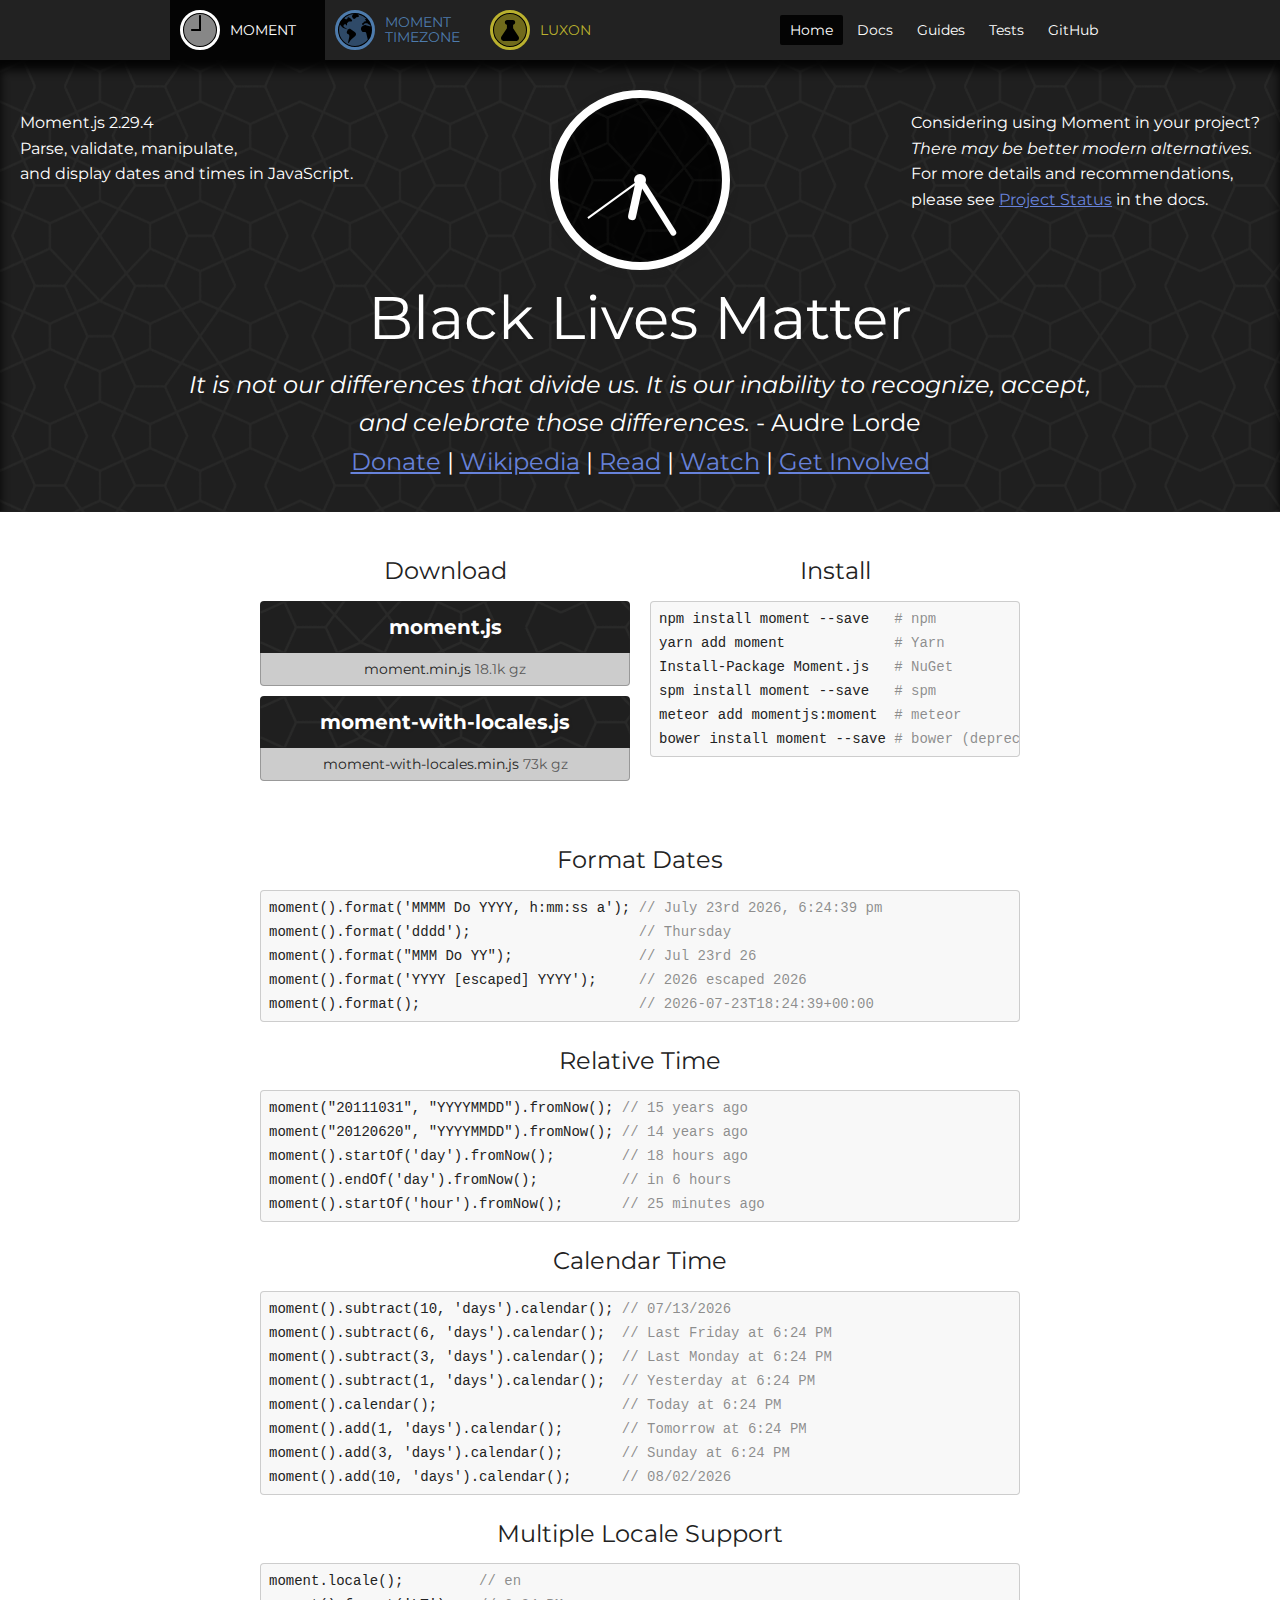
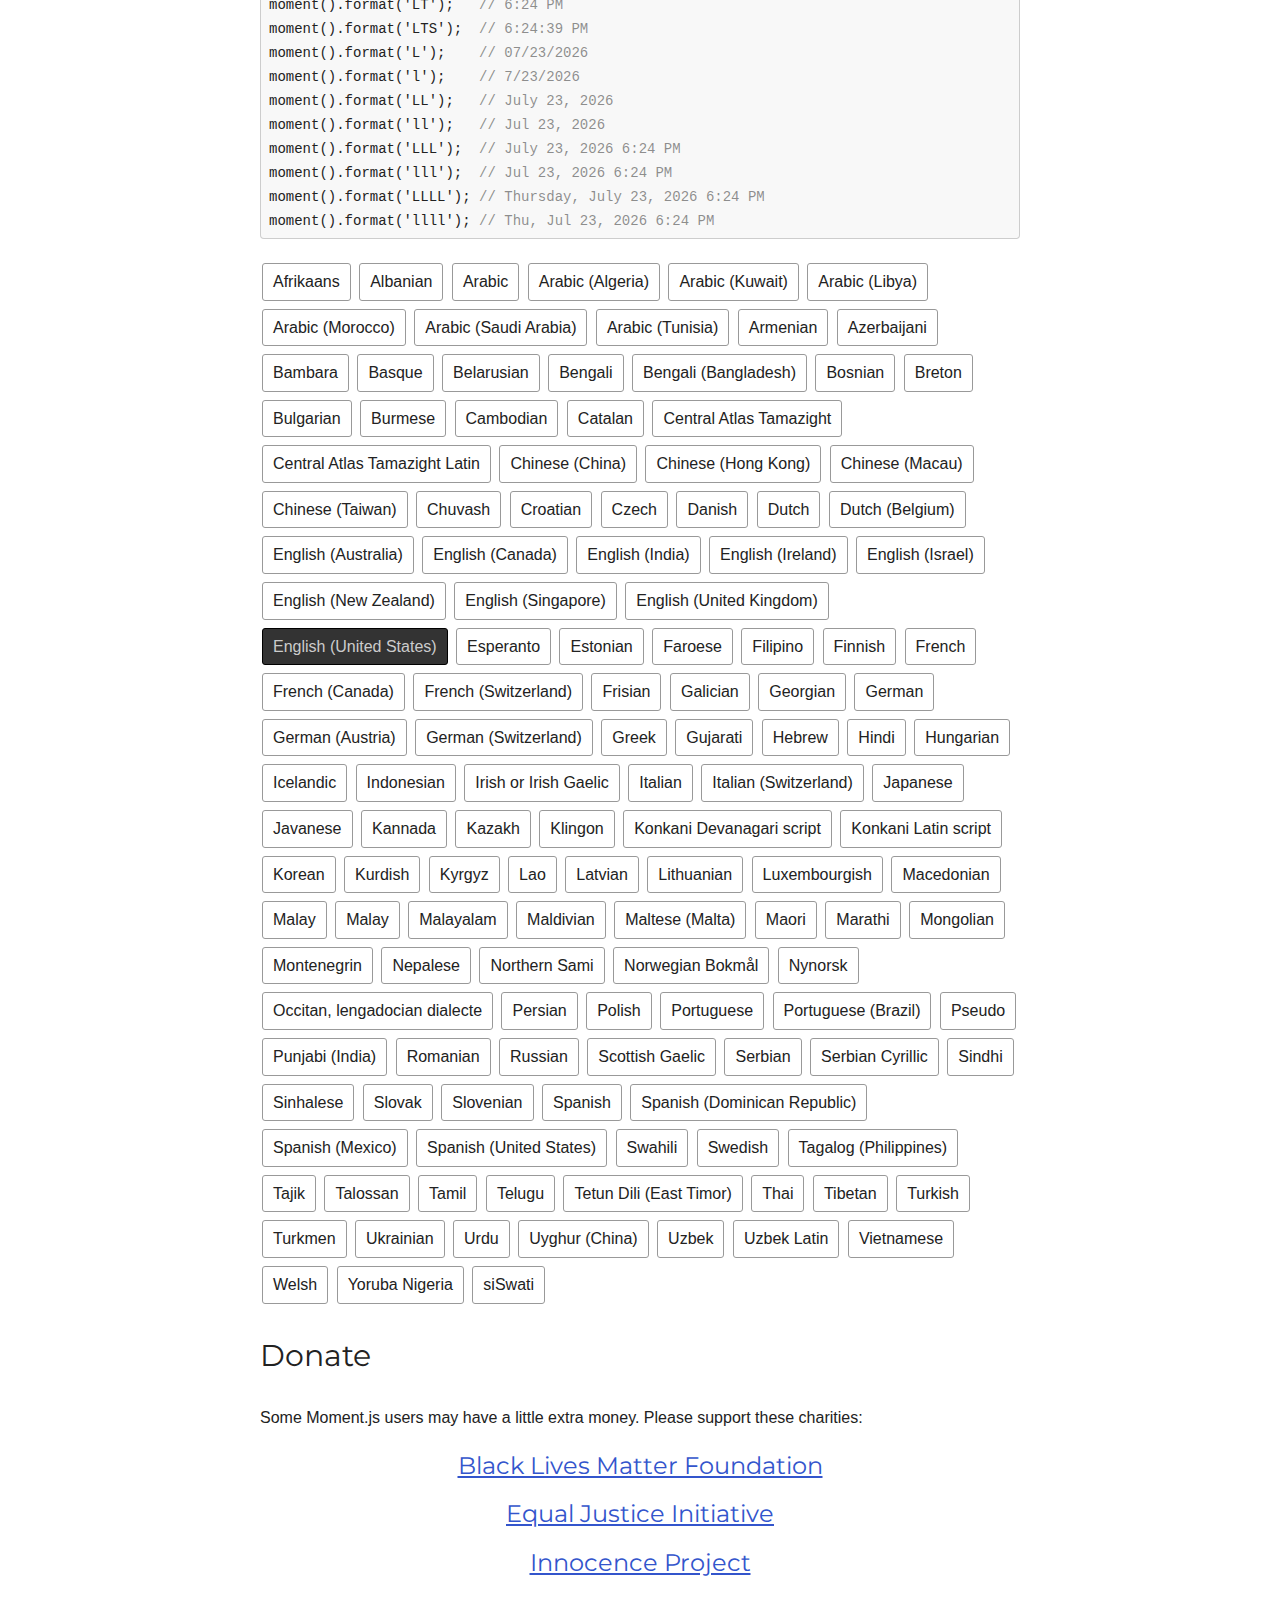
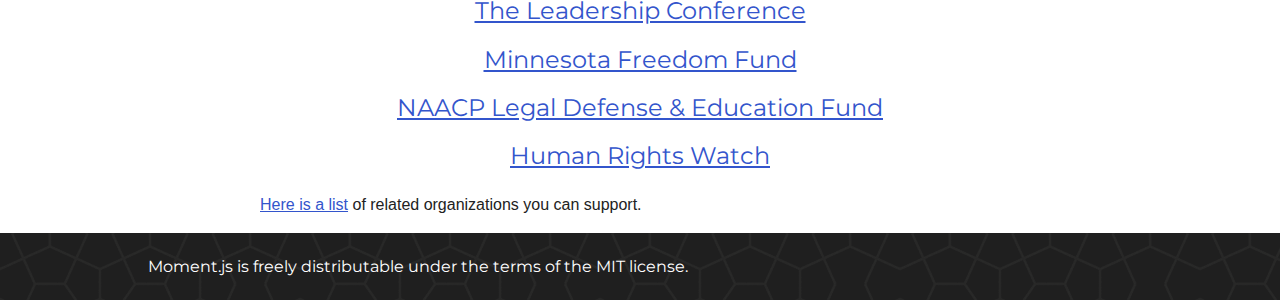
<file: index.html>
<!doctype html>
<html>
	<head>
		<meta charset="utf-8" />

		<link href='https://fonts.googleapis.com/css?family=Montserrat:400,700' rel='stylesheet' type='text/css'>
		<link rel="stylesheet" href="/static/css/style.css" />
		<link rel="shortcut icon" href="/static/img/moment-favicon.png" />

		<title>Moment.js | Home</title>
	</head>

	<body class="is-moment">
		<nav class="nav">
			<div class="centered">
				<div class="nav-projects">
					<a class="nav-project nav-project-moment active" href="/">
						<svg width="40px" height="40px" viewBox="0 0 40 40">
							<ellipse stroke-width="3" cx="20" cy="20" rx="18.5" ry="18.5" fill="0" stroke="#000" />
							<path fill-rule="evenodd" d="M20,36 C28.836556,36 36,28.836556 36,20 C36,11.163444 28.836556,4 20,4 C11.163444,4 4,11.163444 4,20 C4,28.836556 11.163444,36 20,36 Z M20,5 C19.4477153,5 19,5.44994876 19,6.00684547 L19,19 L11.9970301,19 C11.4463856,19 11,19.4438648 11,20 C11,20.5522847 11.4556644,21 11.9953976,21 L21,21 L21,6.00087166 C21,5.4481055 20.5561352,5 20,5 Z"></path>
						</svg>
						Moment
					</a>
					<a class="nav-project nav-project-moment-timezone " href="/timezone/">
						<svg width="40px" height="40px" viewBox="0 0 40 40">
							<ellipse stroke-width="3" cx="20" cy="20" rx="18.5" ry="18.5" fill="0" stroke="#000" />
							<path fill-rule="evenodd" d="M4.98917024,14.4489557 C4.34944108,16.1782522 4,18.0483179 4,20 C4,28.836556 11.163444,36 20,36 C25.3372103,36 30.0640585,33.3867291 32.9708034,29.3699284 L32.9708034,29.3699284 C32.7542032,29.1158875 32.5851628,28.8136799 32.5213775,28.5419031 L31.2169086,22.9838131 C31.1059526,22.5110509 30.6116318,22.1192596 30.1152853,22.1192596 L28.4921437,22.1192596 C27.9858118,22.1192596 27.3609962,21.7891428 27.0742761,21.3819231 L26.5647528,20.6582629 C25.7154881,19.4520786 25.8505167,17.5995152 26.8651421,16.5187344 L26.9854581,16.3905737 C27.318883,16.0354089 27.9695174,15.6094255 28.4334461,15.4446996 L29.3188401,15.1303252 C29.7803195,14.966469 30.5349459,14.9655993 30.9988746,15.1303252 L31.8842686,15.4446996 C32.3457481,15.6085558 33.1107334,15.8458733 33.5874405,15.9728206 L35.6191135,16.513856 C35.4978108,15.9679684 35.3486212,15.4325805 35.1731165,14.9092644 C34.3263749,14.7238868 33.4055455,14.2746017 32.8663979,13.7497894 L32.3015162,13.1999272 L30.4205895,13.1999271 C29.9369463,13.1999271 29.3014167,13.5302589 29.0223398,13.9377438 L28.6896027,14.4235789 C28.1260613,15.2464153 27.4185905,15.1412987 27.0980851,14.2053481 L27.0412779,14.0394576 C26.882355,13.5753657 27.1532065,13.199927 27.6459111,13.199927 L27.7109116,13.199927 C28.2108557,13.199927 28.6030323,12.796967 28.6030323,12.2998905 C28.6030324,11.7993486 29.0024484,11.399854 29.4951531,11.399854 L30.4522743,11.399854 L30.7448301,11.1150769 C31.0843394,10.7845948 31.0209719,10.3265877 30.5819181,10.1128978 L30.3226304,9.98670097 C29.8842057,9.77331723 29.8835766,9.42655123 30.3226304,9.21286132 L30.5819181,9.08666449 C30.8796701,8.94174691 31.4270561,9.05187418 31.74767,9.13746427 L31.74767,9.13746427 C29.354055,6.5500601 26.1162974,4.75498325 22.4719557,4.1897922 L22.4719557,4.1897922 L23.5257222,5.21678951 C24.2305071,5.90367045 24.0320251,6.65048619 23.0799479,6.88245898 L21.4350099,7.28324666 L20.1865042,8.50003612 C19.4817194,9.18691704 18.4903848,9.06670377 17.9747489,8.2291421 L17.3154121,7.15816288 C16.7989905,6.31932509 17.052872,5.20558795 17.8807174,4.66771105 L17.4094436,4.97391227 C18.1837126,4.47084565 19.4969845,4.06343412 20.4690548,4.00674356 C20.3132511,4.0022581 20.1568893,4 20,4 C16.3409492,4 12.9687755,5.22826668 10.2732905,7.29498839 L9.34598541,8.7 C9.34598541,8.7 11.1732265,9.31523437 11.1732265,9.31523437 C11.6403222,9.47250609 12.1428675,9.22457657 12.3008953,8.74570313 L12.6280585,7.75429687 C12.7837571,7.28248174 13.2647344,7.07917156 13.7009406,7.29947834 L14.8796059,7.89476545 C15.7601466,8.33948421 16.7269068,9.46648951 17.0331889,10.3946197 L17.0830463,10.5457031 C17.2387449,11.0175183 16.9561285,11.4 16.4656183,11.4 L13.8009733,11.4 L12.0189781,13.2 L12.0189781,15.015919 C12.0189781,15.5041835 11.7405414,15.61875 11.3957227,15.2704473 L10.236983,14.1 L9.25216787,14.5973827 C8.8118975,14.8197421 8.45498784,15.3994783 8.45498784,15.9 C8.45498784,16.3970563 8.80456327,17.0118645 9.2107158,17.2580182 L12.9099757,19.5 L13.8947908,19.0026173 C14.3350612,18.7802579 15.0162561,18.8183745 15.4320035,19.0983398 L19.7477607,22.0045816 C21.3842844,23.1066207 21.4906005,25.0341584 19.9878775,26.3076091 L16.4715636,29.2874348 C16.0984226,29.6036452 15.5824366,30.1960211 15.3130082,30.6200946 L13.8009729,33 C13.3088887,33 12.995925,32.6093202 13.1006804,32.1331581 L14.3096882,26.6376532 C14.520817,25.6779738 13.9707442,24.5357431 13.0976108,24.0947654 L12.7223406,23.9052346 C11.8417999,23.4605158 11.4800454,22.3887558 11.9199672,21.5000227 L12.9099757,19.5 L8.41107755,17.9852154 C7.94324417,17.8276953 7.31902279,17.3906968 7.00711679,16.996875 L4.98917024,14.4489557 Z"></path>
						</svg>
						Moment<br/>Timezone
					</a>
                                        <a class="nav-project nav-project-luxon" href="https://moment.github.io/luxon/">
                                          <svg width="40px" height="40px" viewBox="0 0 40 40">
                                            <g transform="translate(1.000000, 1.000000)">
                                              <ellipse stroke-width="3" fill-rule="nonzero" cx="19" cy="19" ry="18.5" rx="18.5"/>
                                              <path fill-rule="evenodd" d="M19,35 C27.836556,35 35,27.836556 35,19 C35,10.163444 27.836556,3 19,3 C10.163444,3 3,10.163444 3,19 C3,27.836556 10.163444,35 19,35 Z M22.104874,17.183315 L22.104874,13.7025247 C23.2618233,13.6333699 24.1590492,12.6882547 24.1590492,11.5587267 L24.1590492,11.143798 C24.1590492,9.94511526 23.1673784,9 21.9632068,9 L16.0604044,9 C14.8326216,9 13.864562,9.96816685 13.864562,11.143798 L13.864562,11.5587267 C13.864562,12.6882547 14.7853991,13.6333699 15.9187372,13.7025247 L15.9187372,17.183315 L10.4645478,25.5510428 C9.87426762,26.4500549 9.85065641,27.5565313 10.370103,28.5016465 C10.8895496,29.4467618 11.8812204,30 12.967336,30 L25.032664,30 C26.1423908,30 27.1104504,29.4467618 27.629897,28.5016465 C28.1493436,27.5565313 28.1257324,26.4500549 27.5354522,25.5510428 L22.104874,17.183315 Z"/>
                                            </g>
                                          </svg>
                                          Luxon</a>
				</div>
				<div class="nav-pages">
						<a href="." class="active">Home</a>
						<a href="docs/" >Docs</a>
						<a href="guides/" >Guides</a>
						<a href="tests/" >Tests</a>
					<a href="https://github.com/moment/moment/">GitHub</a>
				</div>
			</div>
		</nav>

		



<header class="hero hero-moment">
	<div class="left-of-hero">
		<div>Moment.js <span>2.29.4</span></div>
		<div>Parse, validate, manipulate,</div>
		<div>and display dates and times in JavaScript.</div>
	</div>
	<div class="right-of-hero">
		<div>Considering using Moment in your project?</div>
		<div><em>There may be better modern alternatives.</em></div>
		<div>For more details and recommendations,</div>
		<div>please see <a href="/docs/#/-project-status/">Project Status</a> in the docs.</div>
	</div>
	<div class="centered">
		<div class="hero-circle">
			<div class="hero-face">
				<div id="hour" class="hero-hour"></div>
				<div id="minute" class="hero-minute"></div>
				<div id="second" class="hero-second"></div>
			</div>
		</div>
		<div class="hero-title">
			<h1>Black Lives Matter</h1>
			<h2><em>It is not our differences that divide us. It is our inability to recognize, accept, and celebrate those differences.</em> - Audre Lorde</h2>
			<h2>
				<span><a href="#donate">Donate</a></span>
				 |
				<span><a href="https://en.wikipedia.org/wiki/Black_Lives_Matter" target="_blank">Wikipedia</a></span>
				 |
				<span><a href="https://drive.google.com/drive/u/0/folders/1mljH99Nwy-SfgbDec-UDHSrrN1_JLmwB" target="_blank">Read</a></span>
				 |
				<span><a href="https://www.youtube.com/watch?v=YrHIQIO_bdQ" target="_blank">Watch</a></span>
				 |
				<span><a href="https://eji.org/get-involved/" target="_blank">Get Involved</a></span>
			</h2>
		</div>
	</div>
</header>


<div class="builds">
	<div class="builds-download">
		<h3>Download</h3>
		<a class="builds-button builds-button-source" href="/downloads/moment.js">
			moment.js
		</a>
		<a class="builds-button builds-button-gzipped" href="/downloads/moment.min.js">
			moment.min.js
			<span class="filesize">18.1k</span>
		</a>
		<a class="builds-button builds-button-source" href="/downloads/moment-with-locales.js">
			moment-with-locales.js
		</a>
		<a class="builds-button builds-button-gzipped" href="/downloads/moment-with-locales.min.js">
			moment-with-locales.min.js
			<span class="filesize">73k</span>
		</a>
	</div>
	<div class="builds-packages">
		<h3>Install</h3>
		<pre><code>npm install moment --save   <span class="comment"># npm</span>
yarn add moment             <span class="comment"># Yarn</span>
Install-Package Moment.js   <span class="comment"># NuGet</span>
spm install moment --save   <span class="comment"># spm</span>
meteor add momentjs:moment  <span class="comment"># meteor</span>
bower install moment --save <span class="comment"># bower (deprecated)</span>
</code></pre>
	</div>
</div>

<div class="page-moment-index">

<h3>Format Dates</h3>
<pre><code class="language-js">moment().format('MMMM Do YYYY, h:mm:ss a');
moment().format('dddd');
moment().format(&quot;MMM Do YY&quot;);
moment().format('YYYY [escaped] YYYY');
moment().format();
</code></pre>
<h3>Relative Time</h3>
<pre><code class="language-js">moment(&quot;20111031&quot;, &quot;YYYYMMDD&quot;).fromNow();
moment(&quot;20120620&quot;, &quot;YYYYMMDD&quot;).fromNow();
moment().startOf('day').fromNow();
moment().endOf('day').fromNow();
moment().startOf('hour').fromNow();
</code></pre>
<h3>Calendar Time</h3>
<pre><code class="language-js">moment().subtract(10, 'days').calendar();
moment().subtract(6, 'days').calendar();
moment().subtract(3, 'days').calendar();
moment().subtract(1, 'days').calendar();
moment().calendar();
moment().add(1, 'days').calendar();
moment().add(3, 'days').calendar();
moment().add(10, 'days').calendar();
</code></pre>
<h3>Multiple Locale Support</h3>
<pre><code class="language-js">moment.locale();
moment().format('LT');
moment().format('LTS');
moment().format('L');
moment().format('l');
moment().format('LL');
moment().format('ll');
moment().format('LLL');
moment().format('lll');
moment().format('LLLL');
moment().format('llll');
</code></pre>

<div class="locales">
		<div class="button " data-locale="af">
			Afrikaans
		</div>
		<div class="button " data-locale="sq">
			Albanian
		</div>
		<div class="button " data-locale="ar">
			Arabic
		</div>
		<div class="button " data-locale="ar-dz">
			Arabic (Algeria)
		</div>
		<div class="button " data-locale="ar-kw">
			Arabic (Kuwait)
		</div>
		<div class="button " data-locale="ar-ly">
			Arabic (Libya)
		</div>
		<div class="button " data-locale="ar-ma">
			Arabic (Morocco)
		</div>
		<div class="button " data-locale="ar-sa">
			Arabic (Saudi Arabia)
		</div>
		<div class="button " data-locale="ar-tn">
			Arabic (Tunisia)
		</div>
		<div class="button " data-locale="hy-am">
			Armenian
		</div>
		<div class="button " data-locale="az">
			Azerbaijani
		</div>
		<div class="button " data-locale="bm">
			Bambara
		</div>
		<div class="button " data-locale="eu">
			Basque
		</div>
		<div class="button " data-locale="be">
			Belarusian
		</div>
		<div class="button " data-locale="bn">
			Bengali
		</div>
		<div class="button " data-locale="bn-bd">
			Bengali (Bangladesh)
		</div>
		<div class="button " data-locale="bs">
			Bosnian
		</div>
		<div class="button " data-locale="br">
			Breton
		</div>
		<div class="button " data-locale="bg">
			Bulgarian
		</div>
		<div class="button " data-locale="my">
			Burmese
		</div>
		<div class="button " data-locale="km">
			Cambodian
		</div>
		<div class="button " data-locale="ca">
			Catalan
		</div>
		<div class="button " data-locale="tzm">
			Central Atlas Tamazight
		</div>
		<div class="button " data-locale="tzm-latn">
			Central Atlas Tamazight Latin
		</div>
		<div class="button " data-locale="zh-cn">
			Chinese (China)
		</div>
		<div class="button " data-locale="zh-hk">
			Chinese (Hong Kong)
		</div>
		<div class="button " data-locale="zh-mo">
			Chinese (Macau)
		</div>
		<div class="button " data-locale="zh-tw">
			Chinese (Taiwan)
		</div>
		<div class="button " data-locale="cv">
			Chuvash
		</div>
		<div class="button " data-locale="hr">
			Croatian
		</div>
		<div class="button " data-locale="cs">
			Czech
		</div>
		<div class="button " data-locale="da">
			Danish
		</div>
		<div class="button " data-locale="nl">
			Dutch
		</div>
		<div class="button " data-locale="nl-be">
			Dutch (Belgium)
		</div>
		<div class="button " data-locale="en-au">
			English (Australia)
		</div>
		<div class="button " data-locale="en-ca">
			English (Canada)
		</div>
		<div class="button " data-locale="en-in">
			English (India)
		</div>
		<div class="button " data-locale="en-ie">
			English (Ireland)
		</div>
		<div class="button " data-locale="en-il">
			English (Israel)
		</div>
		<div class="button " data-locale="en-nz">
			English (New Zealand)
		</div>
		<div class="button " data-locale="en-sg">
			English (Singapore)
		</div>
		<div class="button " data-locale="en-gb">
			English (United Kingdom)
		</div>
		<div class="button active" data-locale="en">
			English (United States)
		</div>
		<div class="button " data-locale="eo">
			Esperanto
		</div>
		<div class="button " data-locale="et">
			Estonian
		</div>
		<div class="button " data-locale="fo">
			Faroese
		</div>
		<div class="button " data-locale="fil">
			Filipino
		</div>
		<div class="button " data-locale="fi">
			Finnish
		</div>
		<div class="button " data-locale="fr">
			French
		</div>
		<div class="button " data-locale="fr-ca">
			French (Canada)
		</div>
		<div class="button " data-locale="fr-ch">
			French (Switzerland)
		</div>
		<div class="button " data-locale="fy">
			Frisian
		</div>
		<div class="button " data-locale="gl">
			Galician
		</div>
		<div class="button " data-locale="ka">
			Georgian
		</div>
		<div class="button " data-locale="de">
			German
		</div>
		<div class="button " data-locale="de-at">
			German (Austria)
		</div>
		<div class="button " data-locale="de-ch">
			German (Switzerland)
		</div>
		<div class="button " data-locale="el">
			Greek
		</div>
		<div class="button " data-locale="gu">
			Gujarati
		</div>
		<div class="button " data-locale="he">
			Hebrew
		</div>
		<div class="button " data-locale="hi">
			Hindi
		</div>
		<div class="button " data-locale="hu">
			Hungarian
		</div>
		<div class="button " data-locale="is">
			Icelandic
		</div>
		<div class="button " data-locale="id">
			Indonesian
		</div>
		<div class="button " data-locale="ga">
			Irish or Irish Gaelic
		</div>
		<div class="button " data-locale="it">
			Italian
		</div>
		<div class="button " data-locale="it-ch">
			Italian (Switzerland)
		</div>
		<div class="button " data-locale="ja">
			Japanese
		</div>
		<div class="button " data-locale="jv">
			Javanese
		</div>
		<div class="button " data-locale="kn">
			Kannada
		</div>
		<div class="button " data-locale="kk">
			Kazakh
		</div>
		<div class="button " data-locale="tlh">
			Klingon
		</div>
		<div class="button " data-locale="gom-deva">
			Konkani Devanagari script
		</div>
		<div class="button " data-locale="gom-latn">
			Konkani Latin script
		</div>
		<div class="button " data-locale="ko">
			Korean
		</div>
		<div class="button " data-locale="ku">
			Kurdish
		</div>
		<div class="button " data-locale="ky">
			Kyrgyz
		</div>
		<div class="button " data-locale="lo">
			Lao
		</div>
		<div class="button " data-locale="lv">
			Latvian
		</div>
		<div class="button " data-locale="lt">
			Lithuanian
		</div>
		<div class="button " data-locale="lb">
			Luxembourgish
		</div>
		<div class="button " data-locale="mk">
			Macedonian
		</div>
		<div class="button " data-locale="ms-my">
			Malay
		</div>
		<div class="button " data-locale="ms">
			Malay
		</div>
		<div class="button " data-locale="ml">
			Malayalam
		</div>
		<div class="button " data-locale="dv">
			Maldivian
		</div>
		<div class="button " data-locale="mt">
			Maltese (Malta)
		</div>
		<div class="button " data-locale="mi">
			Maori
		</div>
		<div class="button " data-locale="mr">
			Marathi
		</div>
		<div class="button " data-locale="mn">
			Mongolian
		</div>
		<div class="button " data-locale="me">
			Montenegrin
		</div>
		<div class="button " data-locale="ne">
			Nepalese
		</div>
		<div class="button " data-locale="se">
			Northern Sami
		</div>
		<div class="button " data-locale="nb">
			Norwegian Bokmål
		</div>
		<div class="button " data-locale="nn">
			Nynorsk
		</div>
		<div class="button " data-locale="oc-lnc">
			Occitan, lengadocian dialecte
		</div>
		<div class="button " data-locale="fa">
			Persian
		</div>
		<div class="button " data-locale="pl">
			Polish
		</div>
		<div class="button " data-locale="pt">
			Portuguese
		</div>
		<div class="button " data-locale="pt-br">
			Portuguese (Brazil)
		</div>
		<div class="button " data-locale="x-pseudo">
			Pseudo
		</div>
		<div class="button " data-locale="pa-in">
			Punjabi (India)
		</div>
		<div class="button " data-locale="ro">
			Romanian
		</div>
		<div class="button " data-locale="ru">
			Russian
		</div>
		<div class="button " data-locale="gd">
			Scottish Gaelic
		</div>
		<div class="button " data-locale="sr">
			Serbian
		</div>
		<div class="button " data-locale="sr-cyrl">
			Serbian Cyrillic
		</div>
		<div class="button " data-locale="sd">
			Sindhi
		</div>
		<div class="button " data-locale="si">
			Sinhalese
		</div>
		<div class="button " data-locale="sk">
			Slovak
		</div>
		<div class="button " data-locale="sl">
			Slovenian
		</div>
		<div class="button " data-locale="es">
			Spanish
		</div>
		<div class="button " data-locale="es-do">
			Spanish (Dominican Republic)
		</div>
		<div class="button " data-locale="es-mx">
			Spanish (Mexico)
		</div>
		<div class="button " data-locale="es-us">
			Spanish (United States)
		</div>
		<div class="button " data-locale="sw">
			Swahili
		</div>
		<div class="button " data-locale="sv">
			Swedish
		</div>
		<div class="button " data-locale="tl-ph">
			Tagalog (Philippines)
		</div>
		<div class="button " data-locale="tg">
			Tajik
		</div>
		<div class="button " data-locale="tzl">
			Talossan
		</div>
		<div class="button " data-locale="ta">
			Tamil
		</div>
		<div class="button " data-locale="te">
			Telugu
		</div>
		<div class="button " data-locale="tet">
			Tetun Dili (East Timor)
		</div>
		<div class="button " data-locale="th">
			Thai
		</div>
		<div class="button " data-locale="bo">
			Tibetan
		</div>
		<div class="button " data-locale="tr">
			Turkish
		</div>
		<div class="button " data-locale="tk">
			Turkmen
		</div>
		<div class="button " data-locale="uk">
			Ukrainian
		</div>
		<div class="button " data-locale="ur">
			Urdu
		</div>
		<div class="button " data-locale="ug-cn">
			Uyghur (China)
		</div>
		<div class="button " data-locale="uz">
			Uzbek
		</div>
		<div class="button " data-locale="uz-latn">
			Uzbek Latin
		</div>
		<div class="button " data-locale="vi">
			Vietnamese
		</div>
		<div class="button " data-locale="cy">
			Welsh
		</div>
		<div class="button " data-locale="yo">
			Yoruba Nigeria
		</div>
		<div class="button " data-locale="ss">
			siSwati
		</div>
</div>

<div id="donate">

<h2>Donate</h2>

<p>Some Moment.js users may have a little extra money. Please support these charities:</p>
<h3><a href="https://secure.actblue.com/donate/ms_blm_homepage_2019">Black Lives Matter Foundation</a></h3>
<h3><a href="https://support.eji.org/give/153413/#!/donation/checkout">Equal Justice Initiative</a></h3>
<h3><a href="https://www.innocenceproject.org/donate/">Innocence Project</a></h3>
<h3><a href="https://secure.actblue.com/donate/lcchr">The Leadership Conference</a></h3>
<h3><a href="https://minnesotafreedomfund.org/donate">Minnesota Freedom Fund</a></h3>
<h3><a href="https://org2.salsalabs.com/o/6857/p/salsa/donation/common/public/?donate_page_KEY=15780">NAACP Legal Defense &amp; Education Fund</a></h3>
<h3><a href="https://donate.hrw.org/page/15328/donate/1">Human Rights Watch</a></h3>
<p><a href="https://blacklives.help/">Here is a list</a> of related organizations you can support.</p>

</div>

</div>



		<footer>
			<p>Moment.js is freely distributable under the terms of the MIT license.</p>
		</footer>

		<script src="https://ajax.googleapis.com/ajax/libs/jquery/1.8.2/jquery.min.js"></script>
		<script src="/static/js/global.js"></script>
			<script src="/static/js/core-home.js"></script>
	</body>
</html>
</file>
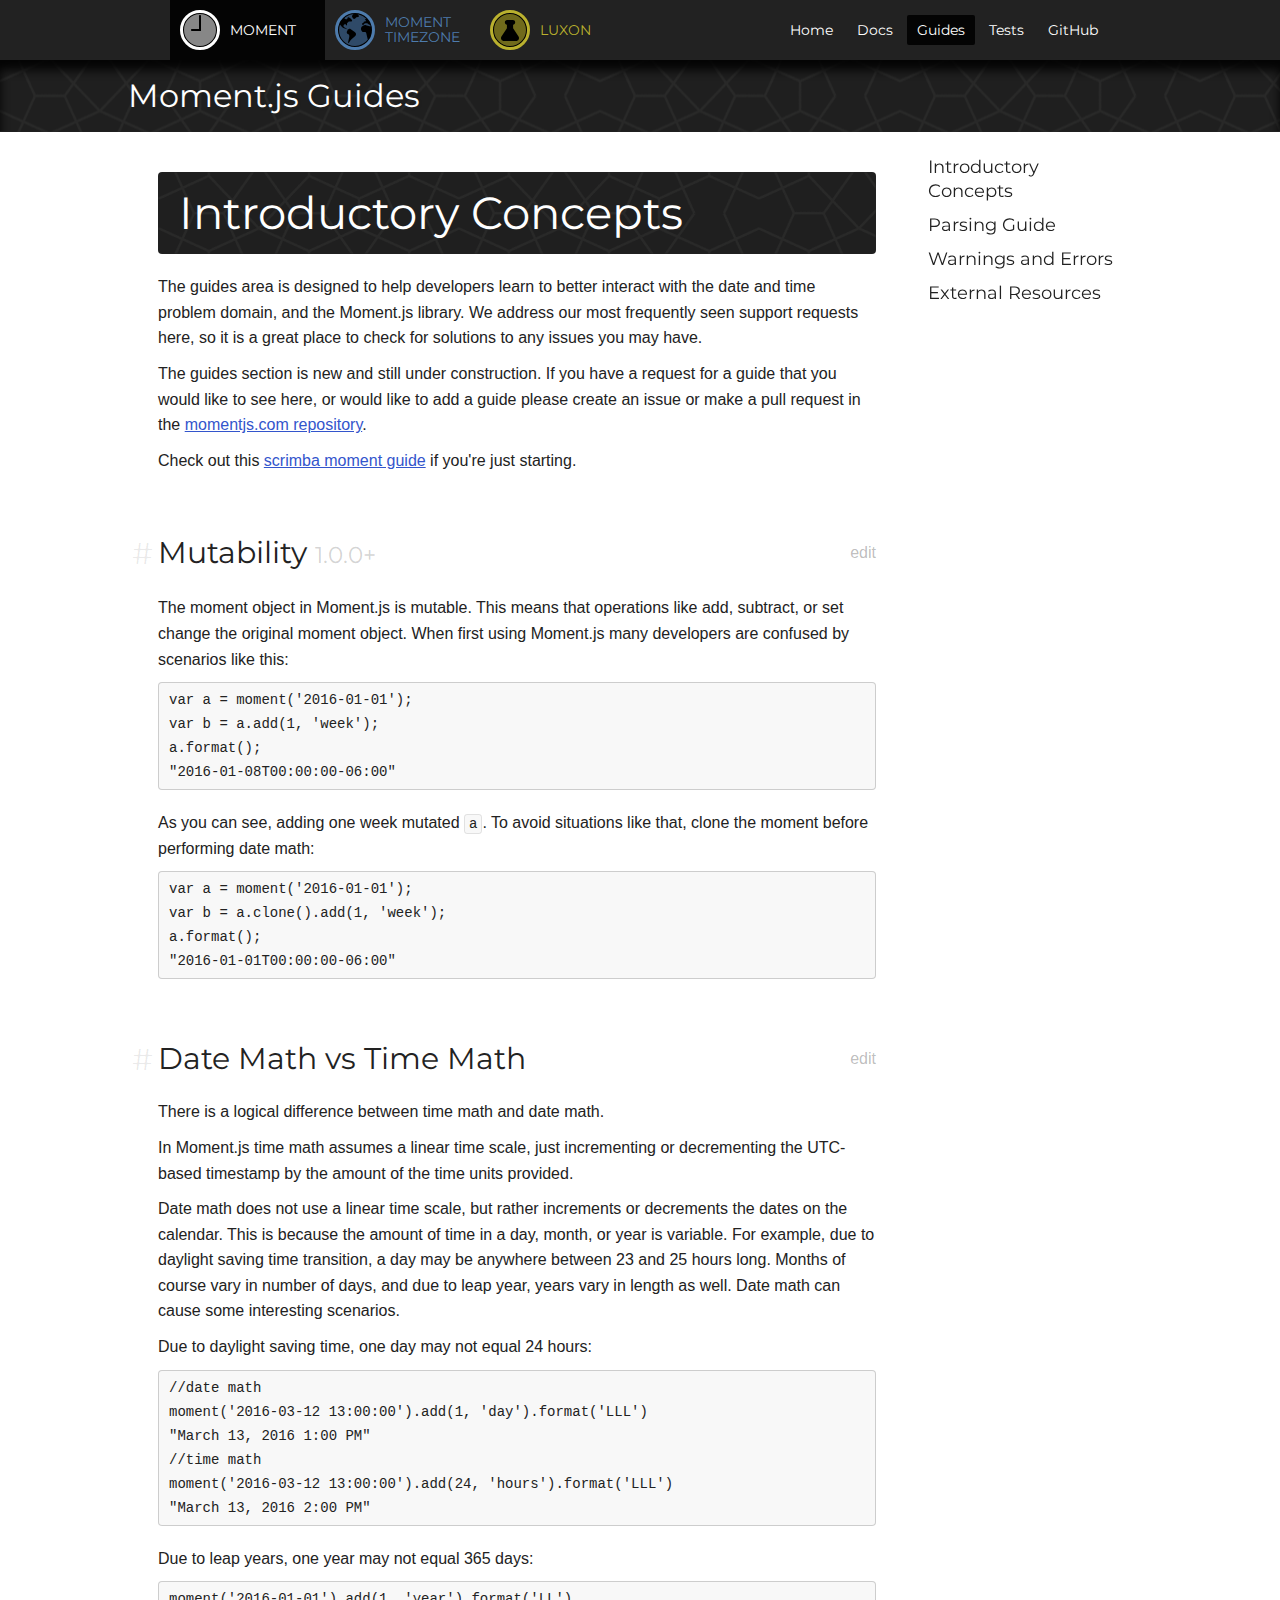
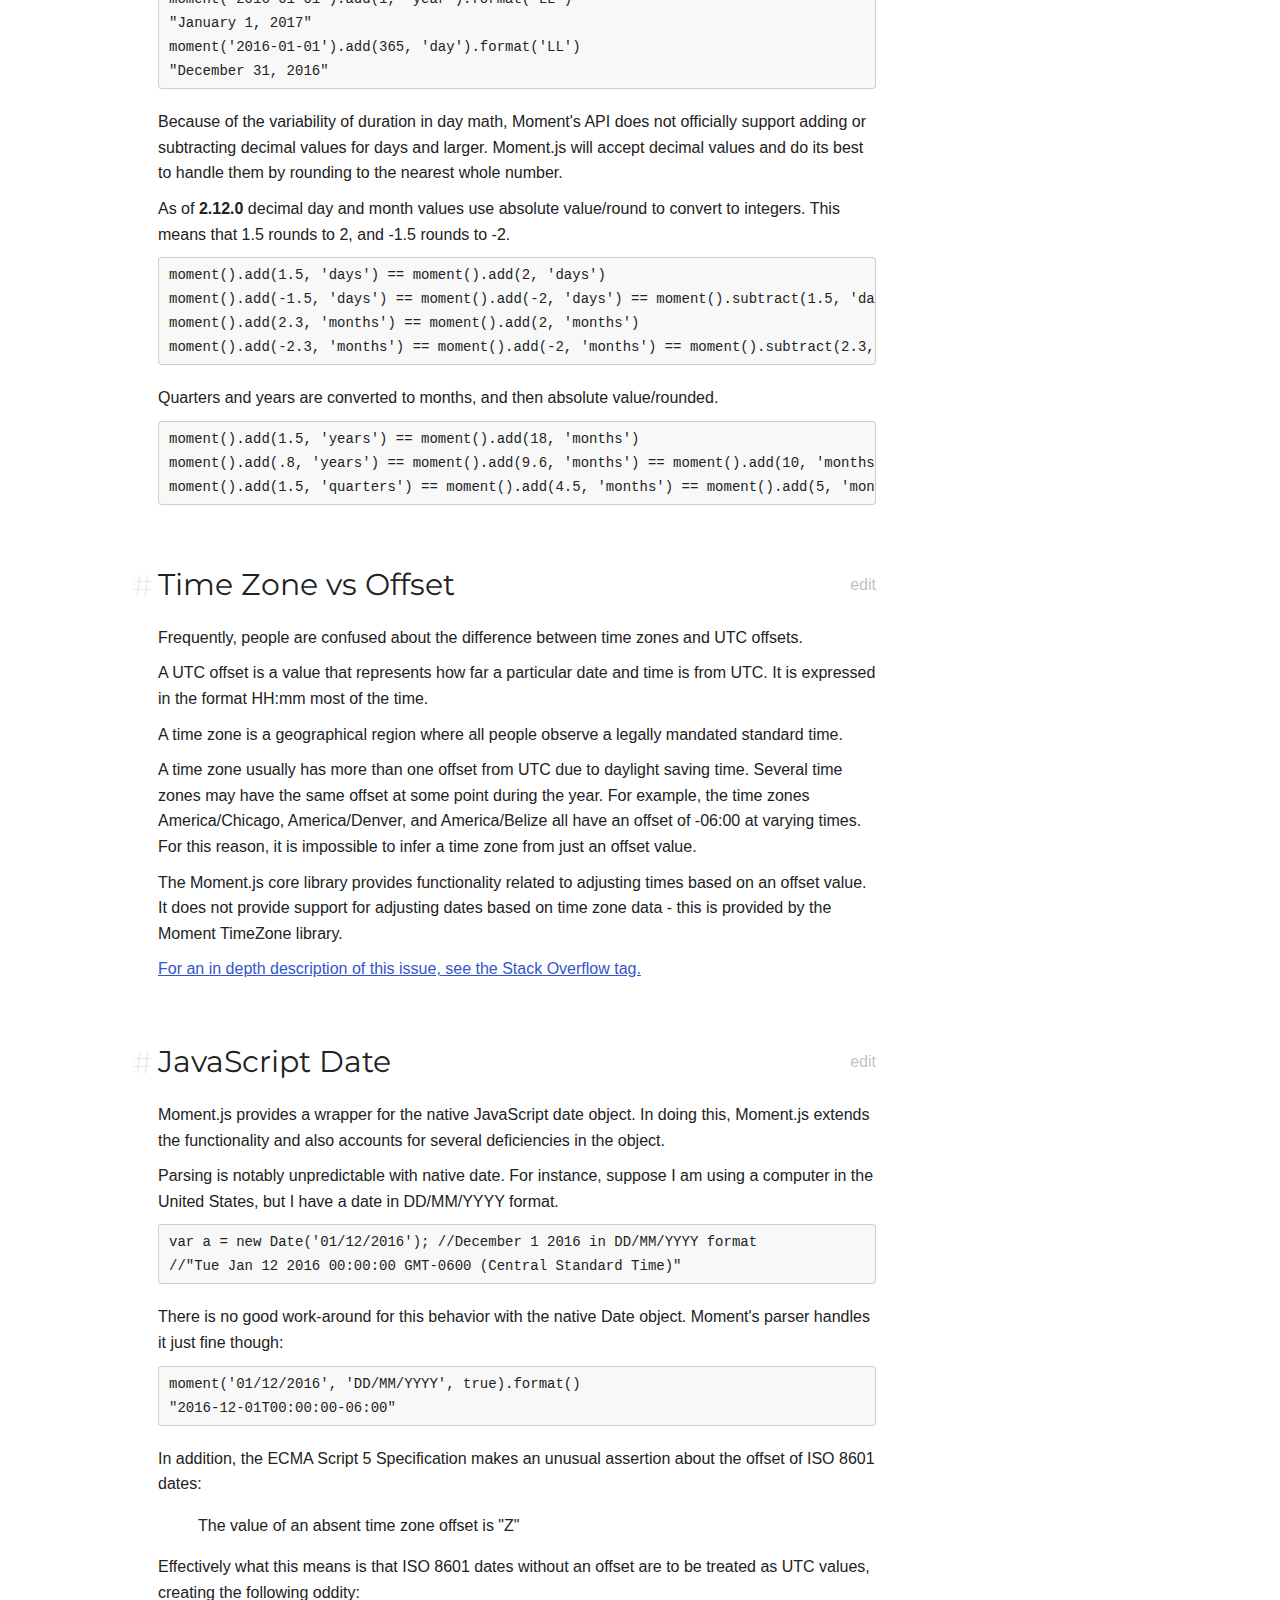
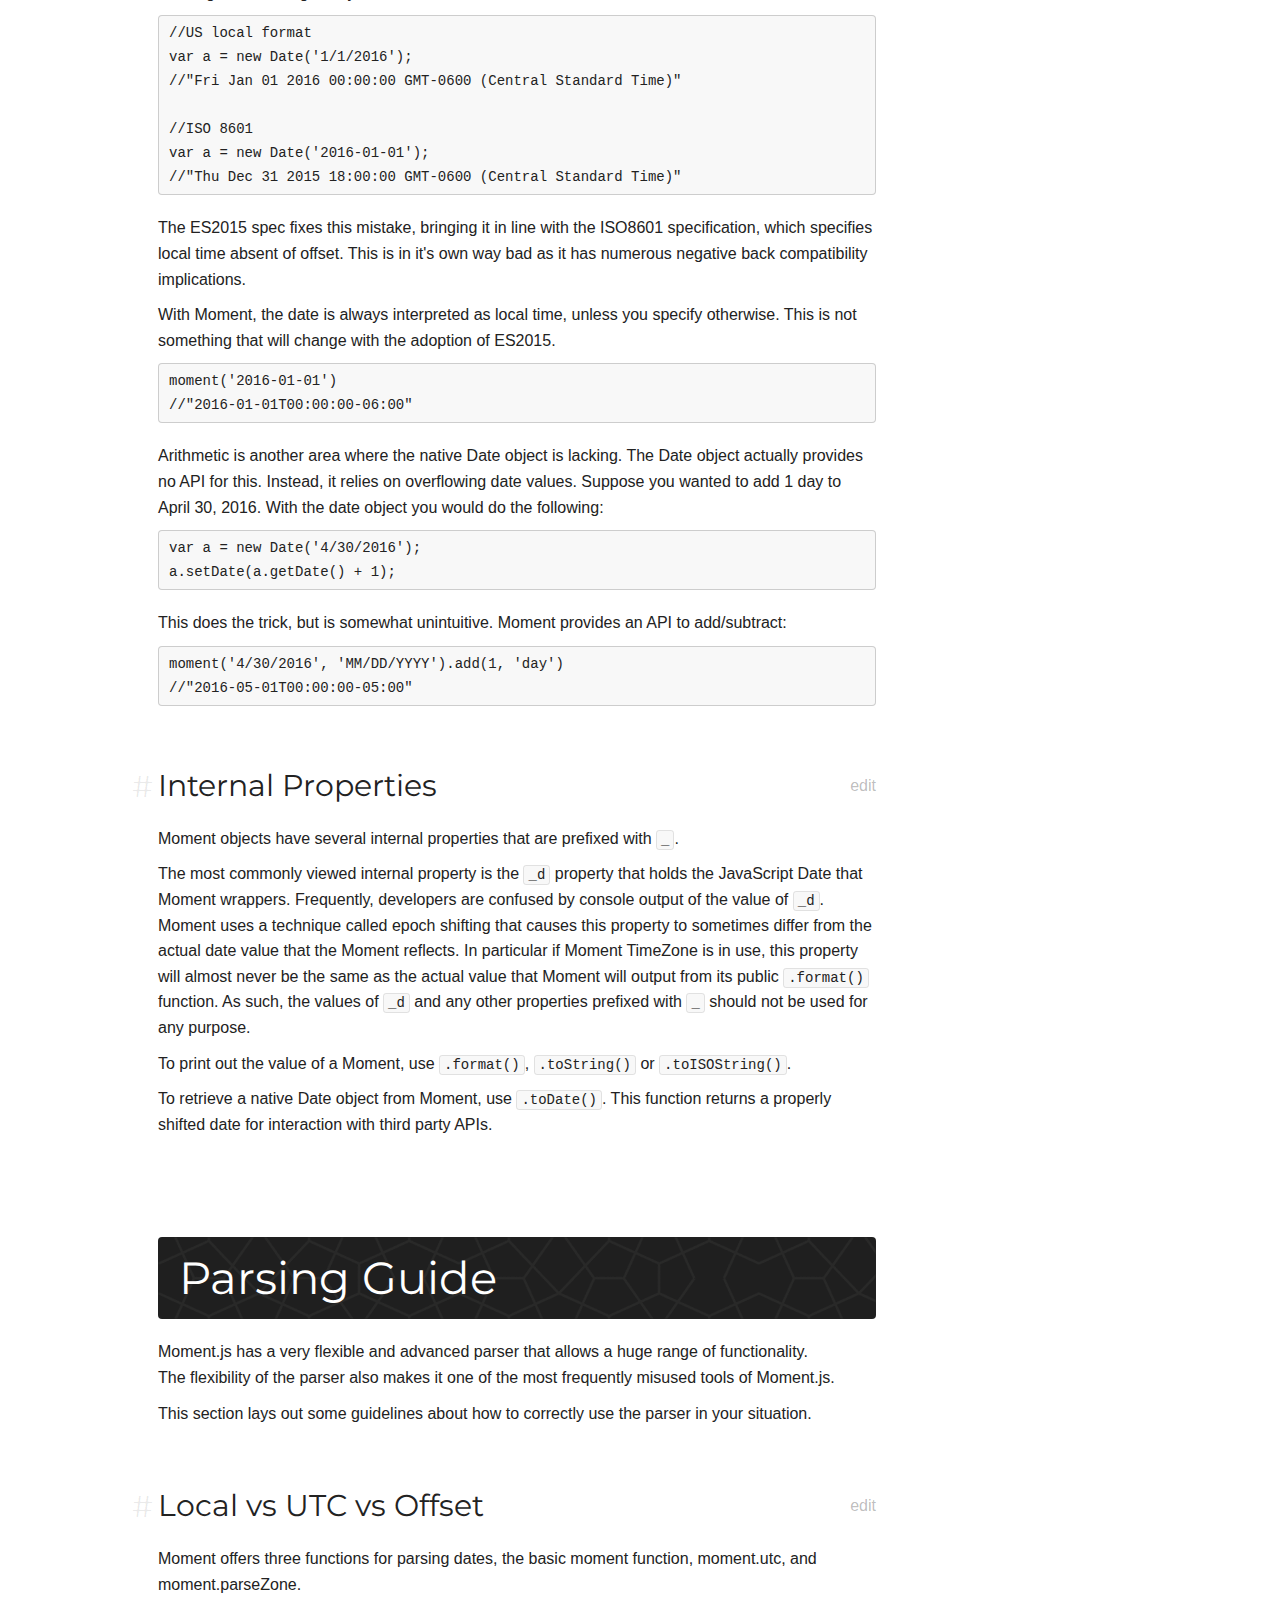
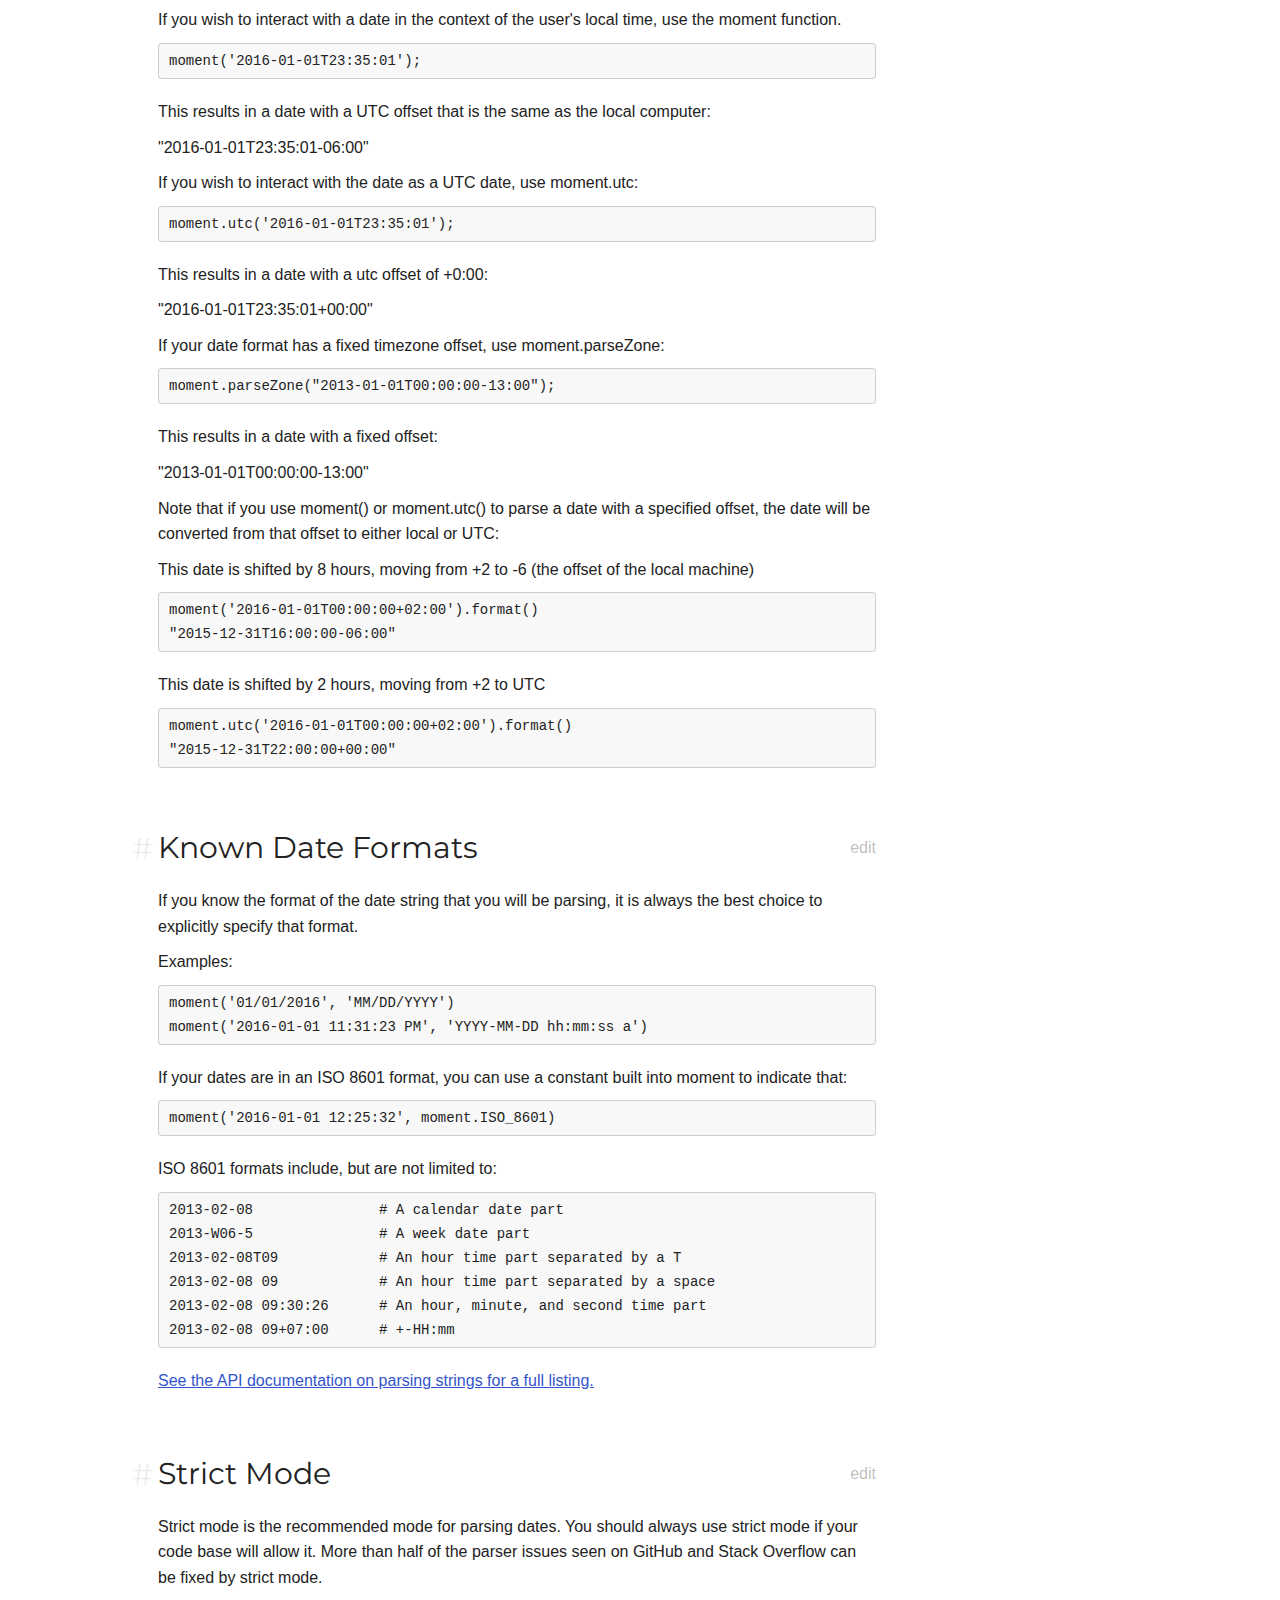
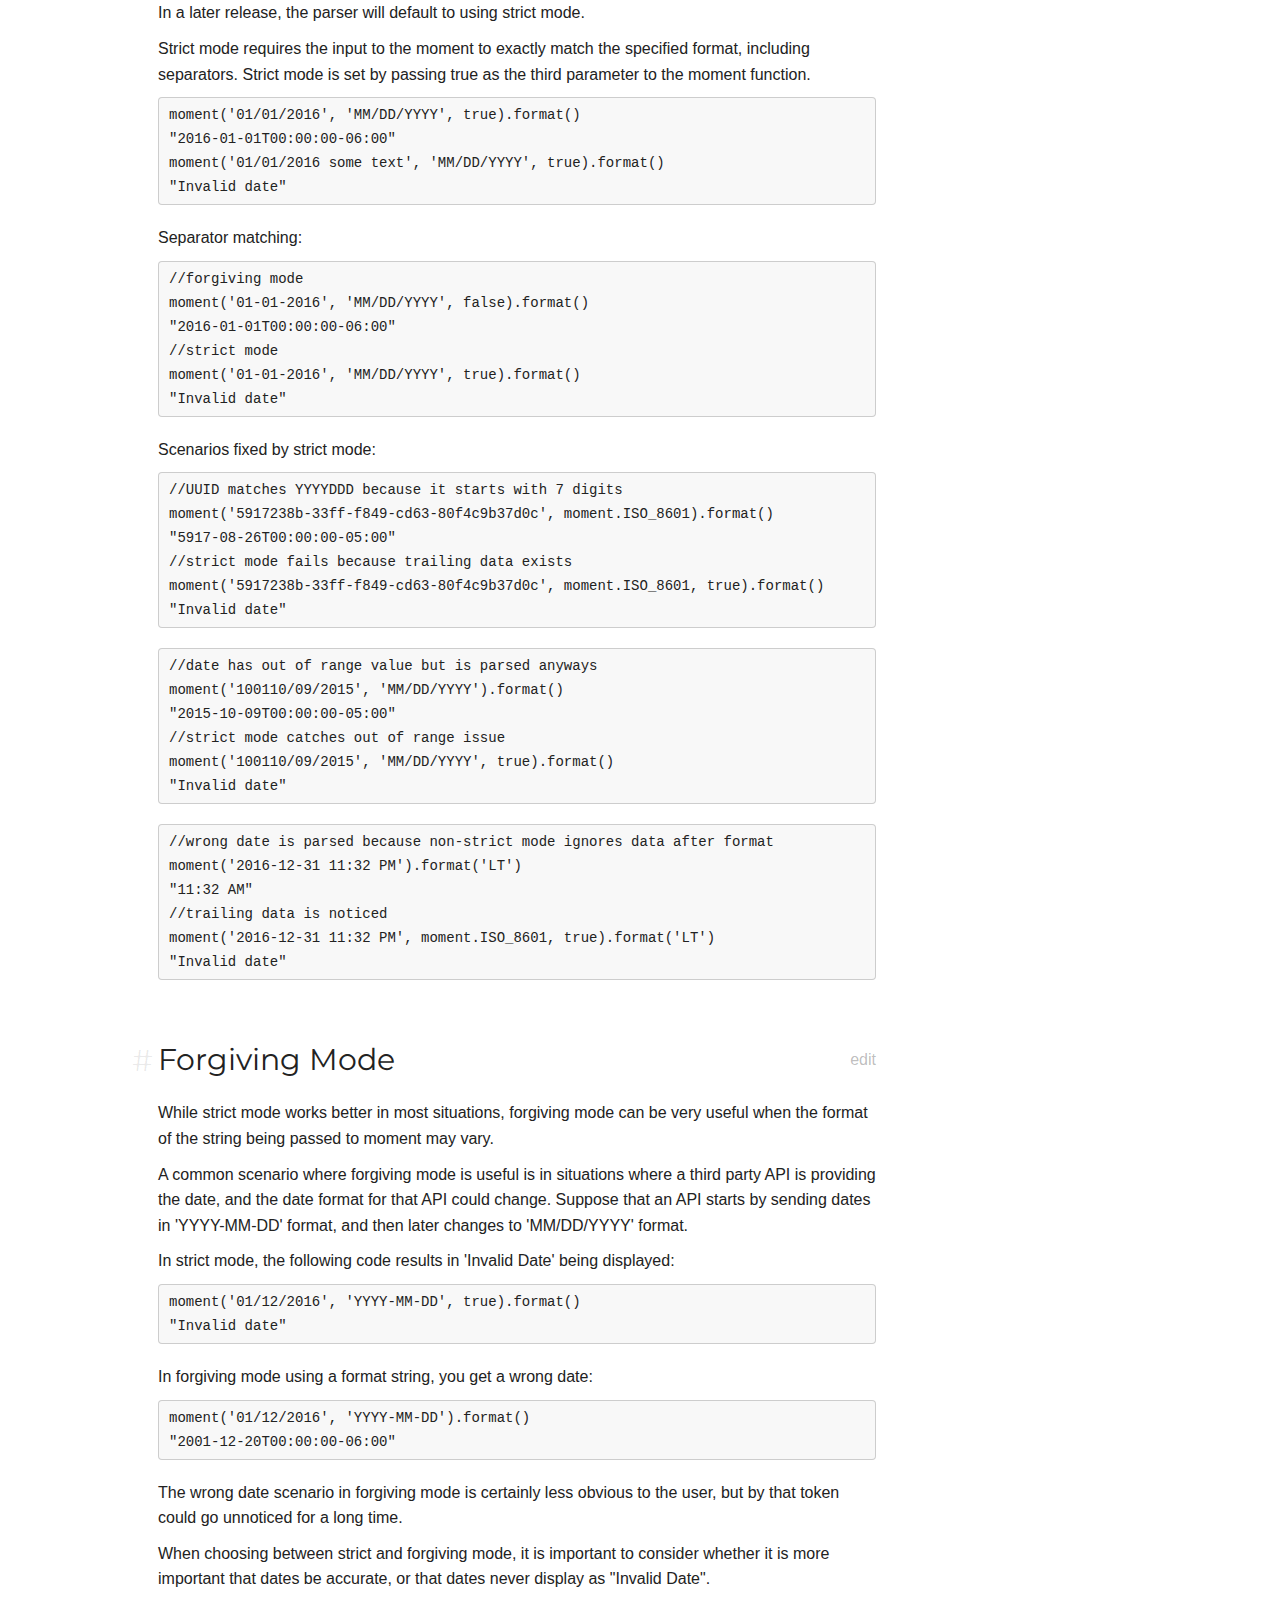
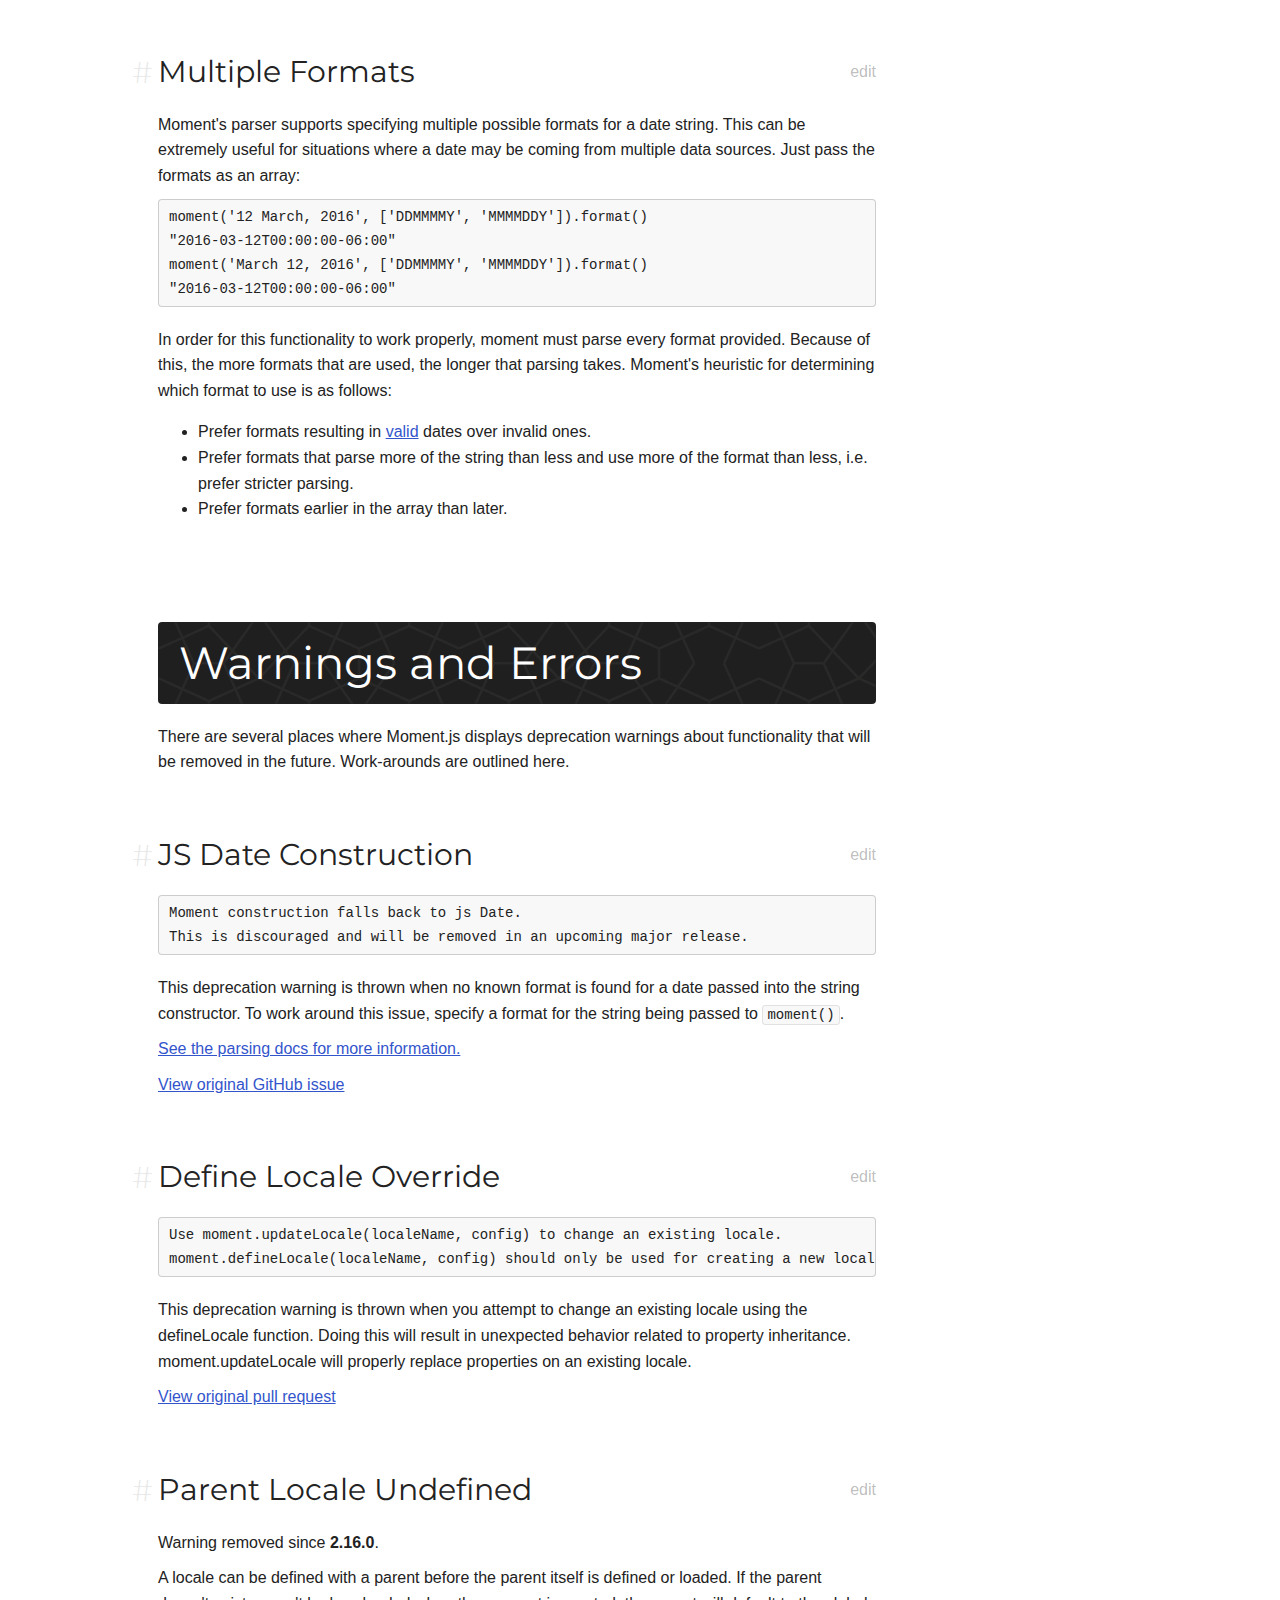
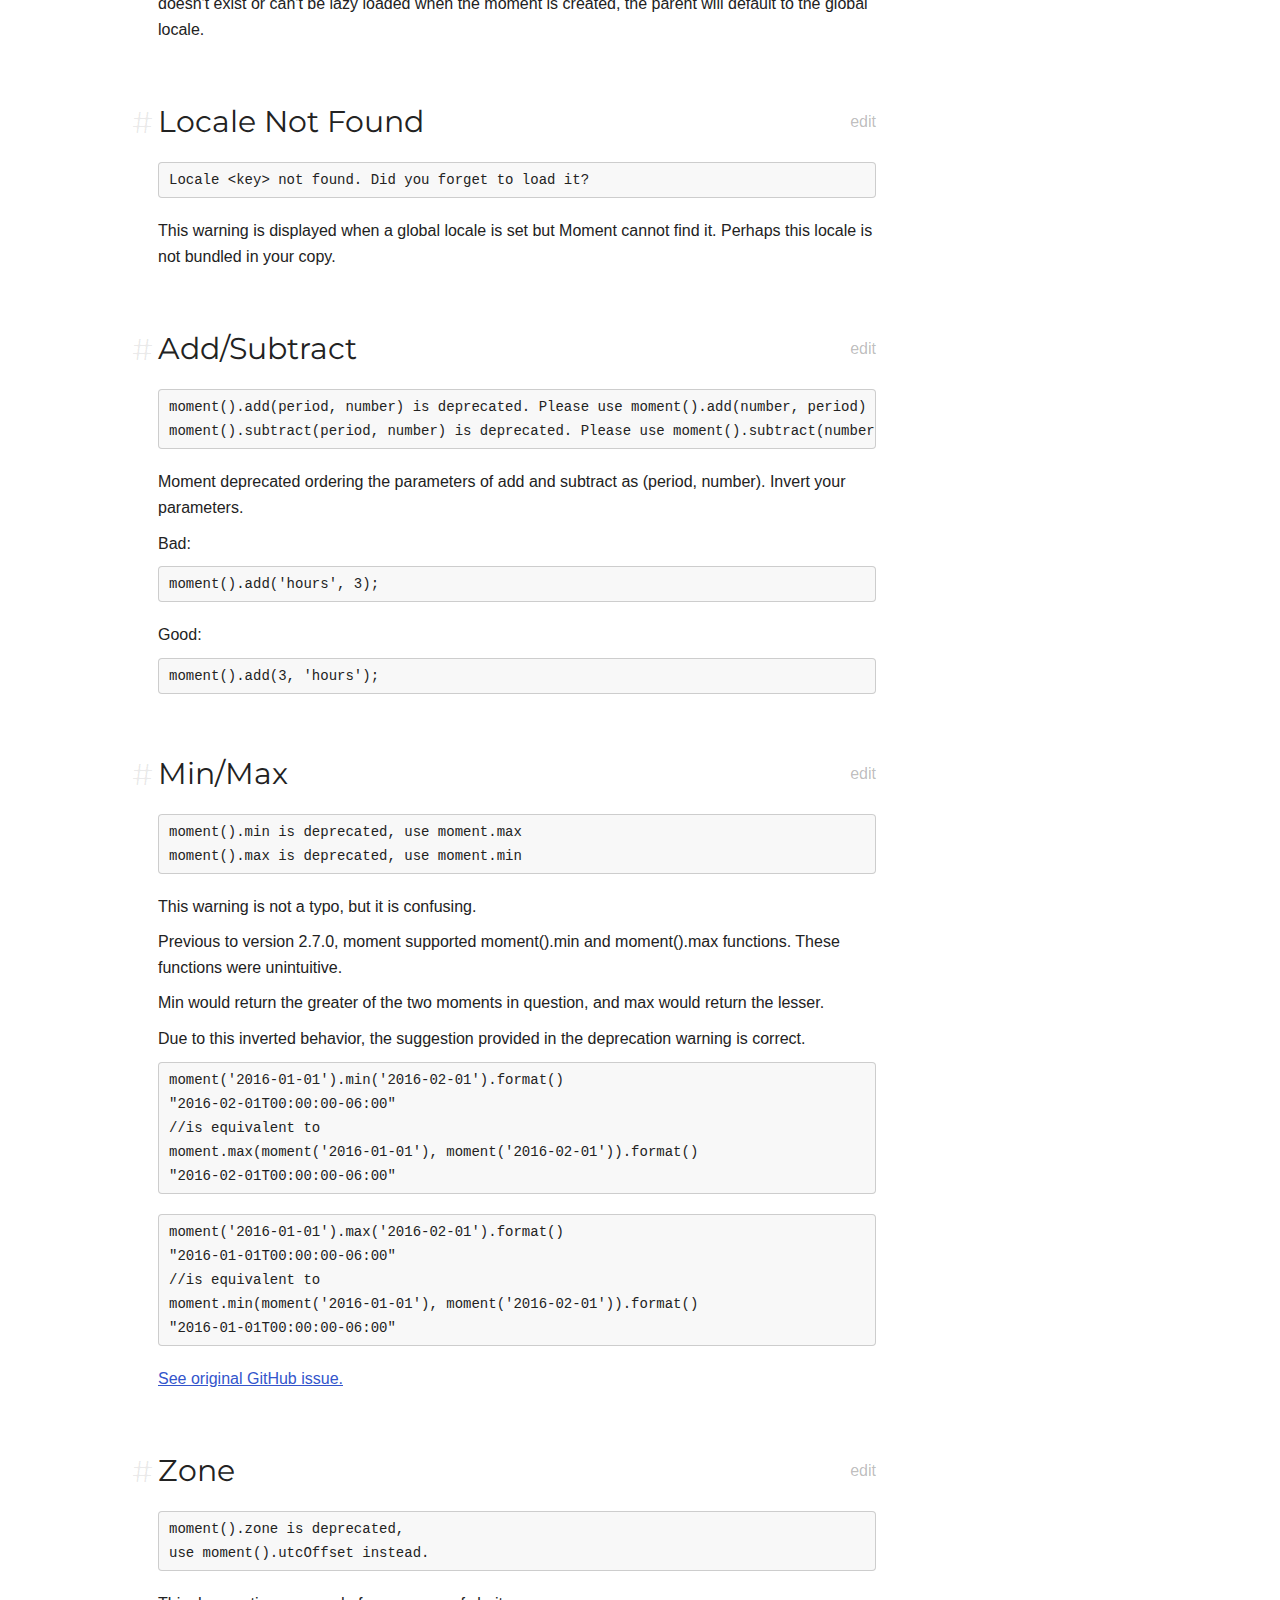
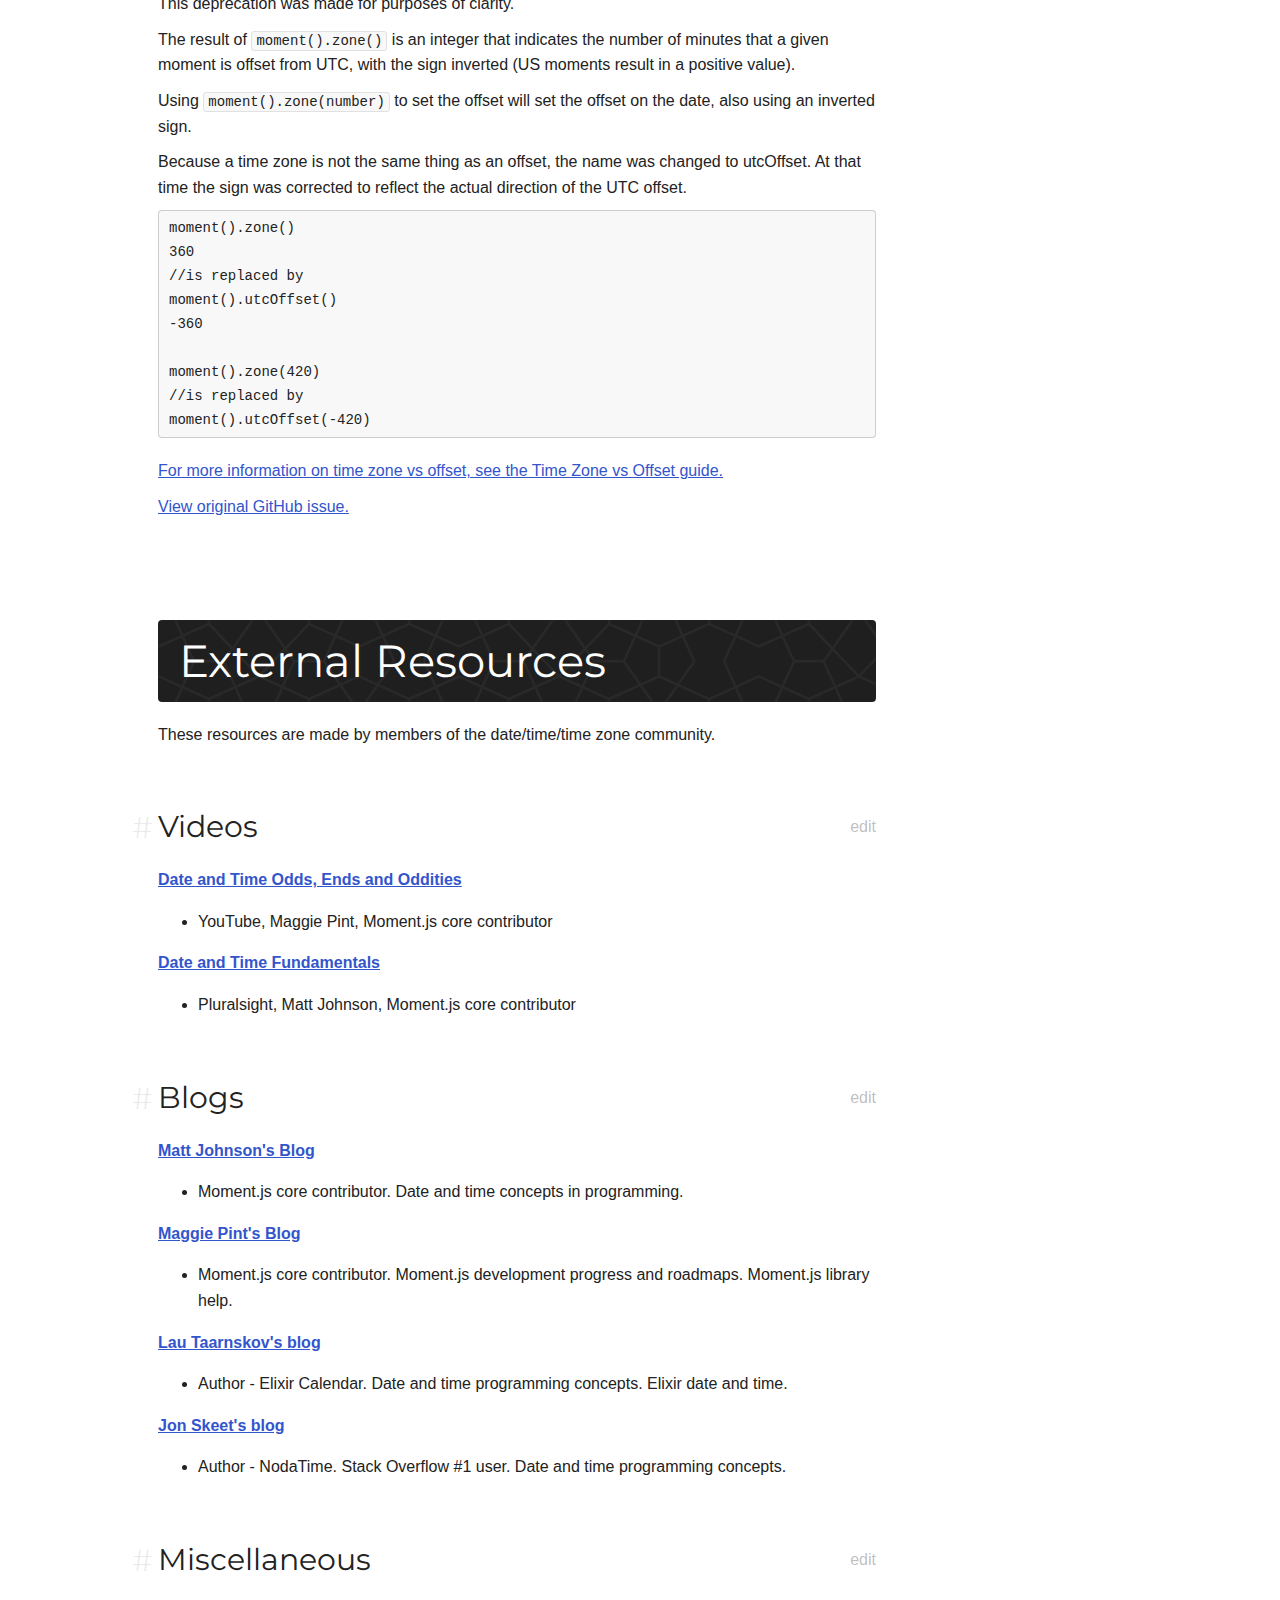
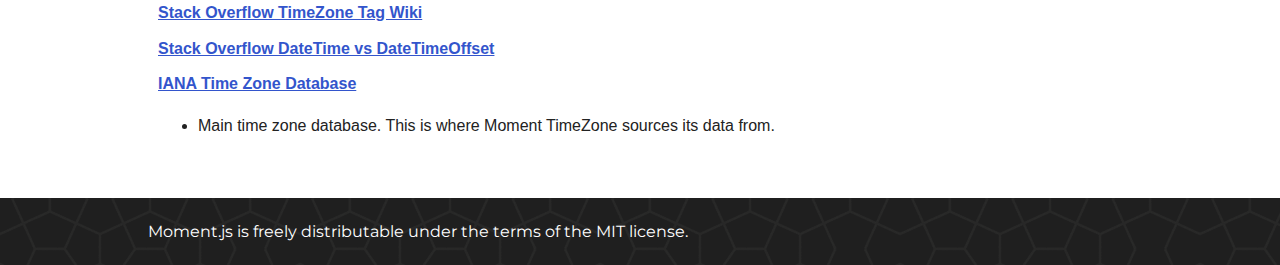
<file: guides/index.html>
<!doctype html>
<html>
	<head>
		<meta charset="utf-8" />

		<link href='https://fonts.googleapis.com/css?family=Montserrat:400,700' rel='stylesheet' type='text/css'>
		<link rel="stylesheet" href="/static/css/style.css" />
		<link rel="shortcut icon" href="/static/img/moment-favicon.png" />

		<title>Moment.js | Guides</title>
	</head>

	<body class="is-moment">
		<nav class="nav">
			<div class="centered">
				<div class="nav-projects">
					<a class="nav-project nav-project-moment active" href="/">
						<svg width="40px" height="40px" viewBox="0 0 40 40">
							<ellipse stroke-width="3" cx="20" cy="20" rx="18.5" ry="18.5" fill="0" stroke="#000" />
							<path fill-rule="evenodd" d="M20,36 C28.836556,36 36,28.836556 36,20 C36,11.163444 28.836556,4 20,4 C11.163444,4 4,11.163444 4,20 C4,28.836556 11.163444,36 20,36 Z M20,5 C19.4477153,5 19,5.44994876 19,6.00684547 L19,19 L11.9970301,19 C11.4463856,19 11,19.4438648 11,20 C11,20.5522847 11.4556644,21 11.9953976,21 L21,21 L21,6.00087166 C21,5.4481055 20.5561352,5 20,5 Z"></path>
						</svg>
						Moment
					</a>
					<a class="nav-project nav-project-moment-timezone " href="/timezone/">
						<svg width="40px" height="40px" viewBox="0 0 40 40">
							<ellipse stroke-width="3" cx="20" cy="20" rx="18.5" ry="18.5" fill="0" stroke="#000" />
							<path fill-rule="evenodd" d="M4.98917024,14.4489557 C4.34944108,16.1782522 4,18.0483179 4,20 C4,28.836556 11.163444,36 20,36 C25.3372103,36 30.0640585,33.3867291 32.9708034,29.3699284 L32.9708034,29.3699284 C32.7542032,29.1158875 32.5851628,28.8136799 32.5213775,28.5419031 L31.2169086,22.9838131 C31.1059526,22.5110509 30.6116318,22.1192596 30.1152853,22.1192596 L28.4921437,22.1192596 C27.9858118,22.1192596 27.3609962,21.7891428 27.0742761,21.3819231 L26.5647528,20.6582629 C25.7154881,19.4520786 25.8505167,17.5995152 26.8651421,16.5187344 L26.9854581,16.3905737 C27.318883,16.0354089 27.9695174,15.6094255 28.4334461,15.4446996 L29.3188401,15.1303252 C29.7803195,14.966469 30.5349459,14.9655993 30.9988746,15.1303252 L31.8842686,15.4446996 C32.3457481,15.6085558 33.1107334,15.8458733 33.5874405,15.9728206 L35.6191135,16.513856 C35.4978108,15.9679684 35.3486212,15.4325805 35.1731165,14.9092644 C34.3263749,14.7238868 33.4055455,14.2746017 32.8663979,13.7497894 L32.3015162,13.1999272 L30.4205895,13.1999271 C29.9369463,13.1999271 29.3014167,13.5302589 29.0223398,13.9377438 L28.6896027,14.4235789 C28.1260613,15.2464153 27.4185905,15.1412987 27.0980851,14.2053481 L27.0412779,14.0394576 C26.882355,13.5753657 27.1532065,13.199927 27.6459111,13.199927 L27.7109116,13.199927 C28.2108557,13.199927 28.6030323,12.796967 28.6030323,12.2998905 C28.6030324,11.7993486 29.0024484,11.399854 29.4951531,11.399854 L30.4522743,11.399854 L30.7448301,11.1150769 C31.0843394,10.7845948 31.0209719,10.3265877 30.5819181,10.1128978 L30.3226304,9.98670097 C29.8842057,9.77331723 29.8835766,9.42655123 30.3226304,9.21286132 L30.5819181,9.08666449 C30.8796701,8.94174691 31.4270561,9.05187418 31.74767,9.13746427 L31.74767,9.13746427 C29.354055,6.5500601 26.1162974,4.75498325 22.4719557,4.1897922 L22.4719557,4.1897922 L23.5257222,5.21678951 C24.2305071,5.90367045 24.0320251,6.65048619 23.0799479,6.88245898 L21.4350099,7.28324666 L20.1865042,8.50003612 C19.4817194,9.18691704 18.4903848,9.06670377 17.9747489,8.2291421 L17.3154121,7.15816288 C16.7989905,6.31932509 17.052872,5.20558795 17.8807174,4.66771105 L17.4094436,4.97391227 C18.1837126,4.47084565 19.4969845,4.06343412 20.4690548,4.00674356 C20.3132511,4.0022581 20.1568893,4 20,4 C16.3409492,4 12.9687755,5.22826668 10.2732905,7.29498839 L9.34598541,8.7 C9.34598541,8.7 11.1732265,9.31523437 11.1732265,9.31523437 C11.6403222,9.47250609 12.1428675,9.22457657 12.3008953,8.74570313 L12.6280585,7.75429687 C12.7837571,7.28248174 13.2647344,7.07917156 13.7009406,7.29947834 L14.8796059,7.89476545 C15.7601466,8.33948421 16.7269068,9.46648951 17.0331889,10.3946197 L17.0830463,10.5457031 C17.2387449,11.0175183 16.9561285,11.4 16.4656183,11.4 L13.8009733,11.4 L12.0189781,13.2 L12.0189781,15.015919 C12.0189781,15.5041835 11.7405414,15.61875 11.3957227,15.2704473 L10.236983,14.1 L9.25216787,14.5973827 C8.8118975,14.8197421 8.45498784,15.3994783 8.45498784,15.9 C8.45498784,16.3970563 8.80456327,17.0118645 9.2107158,17.2580182 L12.9099757,19.5 L13.8947908,19.0026173 C14.3350612,18.7802579 15.0162561,18.8183745 15.4320035,19.0983398 L19.7477607,22.0045816 C21.3842844,23.1066207 21.4906005,25.0341584 19.9878775,26.3076091 L16.4715636,29.2874348 C16.0984226,29.6036452 15.5824366,30.1960211 15.3130082,30.6200946 L13.8009729,33 C13.3088887,33 12.995925,32.6093202 13.1006804,32.1331581 L14.3096882,26.6376532 C14.520817,25.6779738 13.9707442,24.5357431 13.0976108,24.0947654 L12.7223406,23.9052346 C11.8417999,23.4605158 11.4800454,22.3887558 11.9199672,21.5000227 L12.9099757,19.5 L8.41107755,17.9852154 C7.94324417,17.8276953 7.31902279,17.3906968 7.00711679,16.996875 L4.98917024,14.4489557 Z"></path>
						</svg>
						Moment<br/>Timezone
					</a>
                                        <a class="nav-project nav-project-luxon" href="https://moment.github.io/luxon/">
                                          <svg width="40px" height="40px" viewBox="0 0 40 40">
                                            <g transform="translate(1.000000, 1.000000)">
                                              <ellipse stroke-width="3" fill-rule="nonzero" cx="19" cy="19" ry="18.5" rx="18.5"/>
                                              <path fill-rule="evenodd" d="M19,35 C27.836556,35 35,27.836556 35,19 C35,10.163444 27.836556,3 19,3 C10.163444,3 3,10.163444 3,19 C3,27.836556 10.163444,35 19,35 Z M22.104874,17.183315 L22.104874,13.7025247 C23.2618233,13.6333699 24.1590492,12.6882547 24.1590492,11.5587267 L24.1590492,11.143798 C24.1590492,9.94511526 23.1673784,9 21.9632068,9 L16.0604044,9 C14.8326216,9 13.864562,9.96816685 13.864562,11.143798 L13.864562,11.5587267 C13.864562,12.6882547 14.7853991,13.6333699 15.9187372,13.7025247 L15.9187372,17.183315 L10.4645478,25.5510428 C9.87426762,26.4500549 9.85065641,27.5565313 10.370103,28.5016465 C10.8895496,29.4467618 11.8812204,30 12.967336,30 L25.032664,30 C26.1423908,30 27.1104504,29.4467618 27.629897,28.5016465 C28.1493436,27.5565313 28.1257324,26.4500549 27.5354522,25.5510428 L22.104874,17.183315 Z"/>
                                            </g>
                                          </svg>
                                          Luxon</a>
				</div>
				<div class="nav-pages">
						<a href="../" >Home</a>
						<a href="../docs/" >Docs</a>
						<a href="." class="active">Guides</a>
						<a href="../tests/" >Tests</a>
					<a href="https://github.com/moment/moment/">GitHub</a>
				</div>
			</div>
		</nav>

		



<div class="hero hero-oneline">
	<div class="hero-centered">
		<h1>Moment.js Guides</h1>
	</div>
</div>

<div class="docs">
	<div class="docs-nav">
			<div class="docs-nav-section">
				<a class="docs-nav-section-title" href='#/lib-concepts/'>Introductory Concepts</a>
						<a class="docs-nav-item" href="#/lib-concepts/mutability/">Mutability</a>
						<a class="docs-nav-item" href="#/lib-concepts/date-time-math/">Date Math vs Time Math</a>
						<a class="docs-nav-item" href="#/lib-concepts/timezone-offset/">Time Zone vs Offset</a>
						<a class="docs-nav-item" href="#/lib-concepts/js-date/">JavaScript Date</a>
						<a class="docs-nav-item" href="#/lib-concepts/internal-properties/">Internal Properties</a>
			</div>
			<div class="docs-nav-section">
				<a class="docs-nav-section-title" href='#/parsing/'>Parsing Guide</a>
						<a class="docs-nav-item" href="#/parsing/local-utc-zone/">Local vs UTC vs Offset</a>
						<a class="docs-nav-item" href="#/parsing/known-formats/">Known Date Formats</a>
						<a class="docs-nav-item" href="#/parsing/strict-mode/">Strict Mode</a>
						<a class="docs-nav-item" href="#/parsing/forgiving-mode/">Forgiving Mode</a>
						<a class="docs-nav-item" href="#/parsing/multiple-formats/">Multiple Formats</a>
			</div>
			<div class="docs-nav-section">
				<a class="docs-nav-section-title" href='#/warnings/'>Warnings and Errors</a>
						<a class="docs-nav-item" href="#/warnings/js-date/">JS Date Construction</a>
						<a class="docs-nav-item" href="#/warnings/define-locale/">Define Locale Override</a>
						<a class="docs-nav-item" href="#/warnings/parent-locale/">Parent Locale Undefined</a>
						<a class="docs-nav-item" href="#/warnings/locale-not-found/">Locale Not Found</a>
						<a class="docs-nav-item" href="#/warnings/add-inverted-param/">Add/Subtract</a>
						<a class="docs-nav-item" href="#/warnings/min-max/">Min/Max</a>
						<a class="docs-nav-item" href="#/warnings/zone/">Zone</a>
			</div>
			<div class="docs-nav-section">
				<a class="docs-nav-section-title" href='#/externalresources/'>External Resources</a>
						<a class="docs-nav-item" href="#/externalresources/videos/">Videos</a>
						<a class="docs-nav-item" href="#/externalresources/blogs/">Blogs</a>
						<a class="docs-nav-item" href="#/externalresources/miscellaneous/">Miscellaneous</a>
			</div>
	</div>

	<div class="docs-content docs-content-guides">
			<article class="docs-section">
				<a class="docs-section-target" id="/lib-concepts/" name="/lib-concepts/"></a>
				<h2 class="docs-section-title"><a href='#/lib-concepts/'>Introductory Concepts</a></h2>
			</article>
				<article class="docs-method">
					<a class="docs-method-target" id="/lib-concepts/intro/"  name="/lib-concepts/intro/"></a>
					<div class="docs-method-prose">
<p>The guides area is designed to help developers learn to better interact with the date and time problem domain, and the Moment.js library.
We address our most frequently seen support requests here, so it is a great place to check for solutions to any issues you may have.</p>
<p>The guides section is new and still under construction. If you have a request for a guide that you would like to see here, or would like to add a guide
please create an issue or make a pull request in the <a href="https://github.com/moment/momentjs.com" target="_blank">momentjs.com repository</a>.</p>
<p>Check out this <a href="https://scrimba.com/casts/cwpDGhG">scrimba moment guide</a> if you're just starting.</p>
					</div>
				</article>
				<article class="docs-method">
					<a class="docs-method-target" id="/lib-concepts/mutability/"  name="/lib-concepts/mutability/"></a>
						<h3 class="docs-method-title">
							<a href='#/lib-concepts/mutability/'>Mutability</a>
								<span>1.0.0+</span>
						</h3>
						<a class="docs-method-edit" href="https://github.com/moment/momentjs.com/blob/master/guides/moment/00-lib-concepts/01-mutability.md" target="_blank">edit</a>
					<div class="docs-method-prose">
<p>The moment object in Moment.js is mutable. This means that operations like add, subtract, or set change the original moment object.
When first using Moment.js many developers are confused by scenarios like this:</p>
<pre><code class="language-js">var a = moment('2016-01-01'); 
var b = a.add(1, 'week'); 
a.format();
&quot;2016-01-08T00:00:00-06:00&quot;
</code></pre>
<p>As you can see, adding one week mutated <code>a</code>. To avoid situations like that, clone the moment before performing date math:</p>
<pre><code class="language-js">var a = moment('2016-01-01'); 
var b = a.clone().add(1, 'week'); 
a.format();
&quot;2016-01-01T00:00:00-06:00&quot;
</code></pre>
					</div>
				</article>
				<article class="docs-method">
					<a class="docs-method-target" id="/lib-concepts/date-time-math/"  name="/lib-concepts/date-time-math/"></a>
						<h3 class="docs-method-title">
							<a href='#/lib-concepts/date-time-math/'>Date Math vs Time Math</a>
						</h3>
						<a class="docs-method-edit" href="https://github.com/moment/momentjs.com/blob/master/guides/moment/00-lib-concepts/02-date-time-math.md" target="_blank">edit</a>
					<div class="docs-method-prose">
<p>There is a logical difference between time math and date math.</p>
<p>In Moment.js time math assumes a linear time scale, just incrementing or decrementing the UTC-based timestamp by the amount of the time units provided.</p>
<p>Date math does not use a linear time scale, but rather increments or decrements the dates on the calendar. This is because the amount of time in a day, month, or year is variable.
For example, due to daylight saving time transition, a day may be anywhere between 23 and 25 hours long.
Months of course vary in number of days, and due to leap year, years vary in length as well. Date math can cause some interesting scenarios.</p>
<p>Due to daylight saving time, one day may not equal 24 hours:</p>
<pre><code class="language-js">//date math
moment('2016-03-12 13:00:00').add(1, 'day').format('LLL')
&quot;March 13, 2016 1:00 PM&quot;
//time math
moment('2016-03-12 13:00:00').add(24, 'hours').format('LLL')
&quot;March 13, 2016 2:00 PM&quot;
</code></pre>
<p>Due to leap years, one year may not equal 365 days:</p>
<pre><code class="language-js">moment('2016-01-01').add(1, 'year').format('LL')
&quot;January 1, 2017&quot;
moment('2016-01-01').add(365, 'day').format('LL')
&quot;December 31, 2016&quot;
</code></pre>
<p>Because of the variability of duration in day math, Moment's API does not officially support adding or subtracting decimal values for days and larger.
Moment.js will accept decimal values and do its best to handle them by rounding to the nearest whole number.</p>
<p>As of <strong>2.12.0</strong> decimal day and month values use absolute value/round to convert to integers. This means that 1.5 rounds to 2, and -1.5 rounds to -2.</p>
<pre><code class="language-js">moment().add(1.5, 'days') == moment().add(2, 'days')
moment().add(-1.5, 'days') == moment().add(-2, 'days') == moment().subtract(1.5, 'days') == moment().subtract(2, 'days')
moment().add(2.3, 'months') == moment().add(2, 'months')
moment().add(-2.3, 'months') == moment().add(-2, 'months') == moment().subtract(2.3, 'months') == moment().subtract(2, 'months')
</code></pre>
<p>Quarters and years are converted to months, and then absolute value/rounded.</p>
<pre><code class="language-js">moment().add(1.5, 'years') == moment().add(18, 'months')
moment().add(.8, 'years') == moment().add(9.6, 'months') == moment().add(10, 'months')
moment().add(1.5, 'quarters') == moment().add(4.5, 'months') == moment().add(5, 'months')
</code></pre>
					</div>
				</article>
				<article class="docs-method">
					<a class="docs-method-target" id="/lib-concepts/timezone-offset/"  name="/lib-concepts/timezone-offset/"></a>
						<h3 class="docs-method-title">
							<a href='#/lib-concepts/timezone-offset/'>Time Zone vs Offset</a>
						</h3>
						<a class="docs-method-edit" href="https://github.com/moment/momentjs.com/blob/master/guides/moment/00-lib-concepts/03-timezone-offset.md" target="_blank">edit</a>
					<div class="docs-method-prose">
<p>Frequently, people are confused about the difference between time zones and UTC offsets.</p>
<p>A UTC offset is a value that represents how far a particular date and time is from UTC. It is expressed in the format HH:mm most of the time.</p>
<p>A time zone is a geographical region where all people observe a legally mandated standard time.</p>
<p>A time zone usually has more than one offset from UTC due to daylight saving time. Several time zones may have the same offset at some point during the year.
For example, the time zones America/Chicago, America/Denver, and America/Belize all have an offset of -06:00 at varying times.
For this reason, it is impossible to infer a time zone from just an offset value.</p>
<p>The Moment.js core library provides functionality related to adjusting times based on an offset value.
It does not provide support for adjusting dates based on time zone data - this is provided by the Moment TimeZone library.</p>
<p><a href="https://stackoverflow.com/tags/timezone/info" target="_blank" >For an in depth description of this issue, see the Stack Overflow tag.</a></p>
					</div>
				</article>
				<article class="docs-method">
					<a class="docs-method-target" id="/lib-concepts/js-date/"  name="/lib-concepts/js-date/"></a>
						<h3 class="docs-method-title">
							<a href='#/lib-concepts/js-date/'>JavaScript Date</a>
						</h3>
						<a class="docs-method-edit" href="https://github.com/moment/momentjs.com/blob/master/guides/moment/00-lib-concepts/04-js-date.md" target="_blank">edit</a>
					<div class="docs-method-prose">
<p>Moment.js provides a wrapper for the native JavaScript date object.
In doing this, Moment.js extends the functionality and also accounts for several deficiencies in the object.</p>
<p>Parsing is notably unpredictable with native date. For instance, suppose I am using a computer in the United States, but I have a date in DD/MM/YYYY format.</p>
<pre><code class="language-js">var a = new Date('01/12/2016'); //December 1 2016 in DD/MM/YYYY format
//&quot;Tue Jan 12 2016 00:00:00 GMT-0600 (Central Standard Time)&quot;
</code></pre>
<p>There is no good work-around for this behavior with the native Date object.
Moment's parser handles it just fine though:</p>
<pre><code class="language-js">moment('01/12/2016', 'DD/MM/YYYY', true).format()
&quot;2016-12-01T00:00:00-06:00&quot;
</code></pre>
<p>In addition, the ECMA Script 5 Specification makes an unusual assertion about the offset of ISO 8601 dates:</p>
<blockquote>
<p>The value of an absent time zone offset is &quot;Z&quot;</p>
</blockquote>
<p>Effectively what this means is that ISO 8601 dates without an offset are to be treated as UTC values, creating the following oddity:</p>
<pre><code class="language-js">//US local format
var a = new Date('1/1/2016'); 
//&quot;Fri Jan 01 2016 00:00:00 GMT-0600 (Central Standard Time)&quot;

//ISO 8601
var a = new Date('2016-01-01');
//&quot;Thu Dec 31 2015 18:00:00 GMT-0600 (Central Standard Time)&quot;
</code></pre>
<p>The ES2015 spec fixes this mistake, bringing it in line with the ISO8601 specification, which specifies local time absent of offset.
This is in it's own way bad as it has numerous negative back compatibility implications.</p>
<p>With Moment, the date is always interpreted as local time, unless you specify otherwise. This is not something that will change with the adoption of ES2015.</p>
<pre><code class="language-js">moment('2016-01-01')
//&quot;2016-01-01T00:00:00-06:00&quot;
</code></pre>
<p>Arithmetic is another area where the native Date object is lacking. The Date object actually provides no API for this. Instead, it relies on overflowing date values.
Suppose you wanted to add 1 day to April 30, 2016. With the date object you would do the following:</p>
<pre><code class="language-js">var a = new Date('4/30/2016'); 
a.setDate(a.getDate() + 1);
</code></pre>
<p>This does the trick, but is somewhat unintuitive.
Moment provides an API to add/subtract:</p>
<pre><code class="language-js">moment('4/30/2016', 'MM/DD/YYYY').add(1, 'day')
//&quot;2016-05-01T00:00:00-05:00&quot;
</code></pre>
					</div>
				</article>
				<article class="docs-method">
					<a class="docs-method-target" id="/lib-concepts/internal-properties/"  name="/lib-concepts/internal-properties/"></a>
						<h3 class="docs-method-title">
							<a href='#/lib-concepts/internal-properties/'>Internal Properties</a>
						</h3>
						<a class="docs-method-edit" href="https://github.com/moment/momentjs.com/blob/master/guides/moment/00-lib-concepts/05-internal-properties.md" target="_blank">edit</a>
					<div class="docs-method-prose">
<p>Moment objects have several internal properties that are prefixed with <code>_</code>.</p>
<p>The most commonly viewed internal property is the <code>_d</code> property that holds the JavaScript Date that Moment wrappers.
Frequently, developers are confused by console output of the value of <code>_d</code>.
Moment uses a technique called epoch shifting that causes this property to sometimes differ from the actual date value that the Moment reflects.
In particular if Moment TimeZone is in use, this property will almost never be the same as the actual value that Moment will output from its public <code>.format()</code> function.
As such, the values of <code>_d</code> and any other properties prefixed with <code>_</code> should not be used for any purpose.</p>
<p>To print out the value of a Moment, use <code>.format()</code>, <code>.toString()</code> or <code>.toISOString()</code>.</p>
<p>To retrieve a native Date object from Moment, use <code>.toDate()</code>. This function returns a properly shifted date for interaction with third party APIs.</p>
					</div>
				</article>
			<article class="docs-section">
				<a class="docs-section-target" id="/parsing/" name="/parsing/"></a>
				<h2 class="docs-section-title"><a href='#/parsing/'>Parsing Guide</a></h2>
			</article>
				<article class="docs-method">
					<a class="docs-method-target" id="/parsing/intro/"  name="/parsing/intro/"></a>
					<div class="docs-method-prose">
<p>Moment.js has a very flexible and advanced parser that allows a huge range of functionality.<br>
The flexibility of the parser also makes it one of the most frequently misused tools of Moment.js.</p>
<p>This section lays out some guidelines about how to correctly use the parser in your situation.</p>
					</div>
				</article>
				<article class="docs-method">
					<a class="docs-method-target" id="/parsing/local-utc-zone/"  name="/parsing/local-utc-zone/"></a>
						<h3 class="docs-method-title">
							<a href='#/parsing/local-utc-zone/'>Local vs UTC vs Offset</a>
						</h3>
						<a class="docs-method-edit" href="https://github.com/moment/momentjs.com/blob/master/guides/moment/01-parsing/01-local-utc-zone.md" target="_blank">edit</a>
					<div class="docs-method-prose">
<p>Moment offers three functions for parsing dates, the basic moment function, moment.utc, and moment.parseZone.</p>
<p>If you wish to interact with a date in the context of the user's local time, use the moment function.</p>
<pre><code class="language-js">moment('2016-01-01T23:35:01');
</code></pre>
<p>This results in a date with a UTC offset that is the same as the local computer:</p>
<p>&quot;2016-01-01T23:35:01-06:00&quot;</p>
<p>If you wish to interact with the date as a UTC date, use moment.utc:</p>
<pre><code class="language-js">moment.utc('2016-01-01T23:35:01');
</code></pre>
<p>This results in a date with a utc offset of +0:00:</p>
<p>&quot;2016-01-01T23:35:01+00:00&quot;</p>
<p>If your date format has a fixed timezone offset, use moment.parseZone:</p>
<pre><code class="language-javascript">moment.parseZone(&quot;2013-01-01T00:00:00-13:00&quot;);
</code></pre>
<p>This results in a date with a fixed offset:</p>
<p>&quot;2013-01-01T00:00:00-13:00&quot;</p>
<p>Note that if you use moment() or moment.utc() to parse a date with a specified offset, the date will be converted from that offset to either local or UTC:</p>
<p>This date is shifted by 8 hours, moving from +2 to -6 (the offset of the local machine)</p>
<pre><code class="language-javascript">moment('2016-01-01T00:00:00+02:00').format()
&quot;2015-12-31T16:00:00-06:00&quot;
</code></pre>
<p>This date is shifted by 2 hours, moving from +2 to UTC</p>
<pre><code class="language-javascript">moment.utc('2016-01-01T00:00:00+02:00').format()
&quot;2015-12-31T22:00:00+00:00&quot;
</code></pre>
					</div>
				</article>
				<article class="docs-method">
					<a class="docs-method-target" id="/parsing/known-formats/"  name="/parsing/known-formats/"></a>
						<h3 class="docs-method-title">
							<a href='#/parsing/known-formats/'>Known Date Formats</a>
						</h3>
						<a class="docs-method-edit" href="https://github.com/moment/momentjs.com/blob/master/guides/moment/01-parsing/02-known-formats.md" target="_blank">edit</a>
					<div class="docs-method-prose">
<p>If you know the format of the date string that you will be parsing, it is always the best choice to explicitly specify that format.</p>
<p>Examples:</p>
<pre><code class="language-js">moment('01/01/2016', 'MM/DD/YYYY')
moment('2016-01-01 11:31:23 PM', 'YYYY-MM-DD hh:mm:ss a')
</code></pre>
<p>If your dates are in an ISO 8601 format, you can use a constant built into moment to indicate that:</p>
<pre><code class="language-js">moment('2016-01-01 12:25:32', moment.ISO_8601)
</code></pre>
<p>ISO 8601 formats include, but are not limited to:</p>
<pre><code>2013-02-08               # A calendar date part
2013-W06-5               # A week date part
2013-02-08T09            # An hour time part separated by a T
2013-02-08 09            # An hour time part separated by a space
2013-02-08 09:30:26      # An hour, minute, and second time part
2013-02-08 09+07:00      # +-HH:mm
</code></pre>
<p><a href="/docs/#/parsing/string/"> See the API documentation on parsing strings for a full listing.</a></p>
					</div>
				</article>
				<article class="docs-method">
					<a class="docs-method-target" id="/parsing/strict-mode/"  name="/parsing/strict-mode/"></a>
						<h3 class="docs-method-title">
							<a href='#/parsing/strict-mode/'>Strict Mode</a>
						</h3>
						<a class="docs-method-edit" href="https://github.com/moment/momentjs.com/blob/master/guides/moment/01-parsing/03-strict-mode.md" target="_blank">edit</a>
					<div class="docs-method-prose">
<p>Strict mode is the recommended mode for parsing dates. You should always use strict mode if your code base will allow it.
More than half of the parser issues seen on GitHub and Stack Overflow can be fixed by strict mode.</p>
<p>In a later release, the parser will default to using strict mode.</p>
<p>Strict mode requires the input to the moment to exactly match the specified format, including separators. Strict mode is set by passing true as the third parameter to the moment function.</p>
<pre><code class="language-js">moment('01/01/2016', 'MM/DD/YYYY', true).format()
&quot;2016-01-01T00:00:00-06:00&quot;
moment('01/01/2016 some text', 'MM/DD/YYYY', true).format()
&quot;Invalid date&quot;
</code></pre>
<p>Separator matching:</p>
<pre><code class="language-js">//forgiving mode
moment('01-01-2016', 'MM/DD/YYYY', false).format()
&quot;2016-01-01T00:00:00-06:00&quot;
//strict mode
moment('01-01-2016', 'MM/DD/YYYY', true).format()
&quot;Invalid date&quot;
</code></pre>
<p>Scenarios fixed by strict mode:</p>
<pre><code class="language-js">//UUID matches YYYYDDD because it starts with 7 digits
moment('5917238b-33ff-f849-cd63-80f4c9b37d0c', moment.ISO_8601).format()
&quot;5917-08-26T00:00:00-05:00&quot;
//strict mode fails because trailing data exists
moment('5917238b-33ff-f849-cd63-80f4c9b37d0c', moment.ISO_8601, true).format()
&quot;Invalid date&quot;
</code></pre>
<pre><code class="language-js">//date has out of range value but is parsed anyways
moment('100110/09/2015', 'MM/DD/YYYY').format()
&quot;2015-10-09T00:00:00-05:00&quot;
//strict mode catches out of range issue
moment('100110/09/2015', 'MM/DD/YYYY', true).format()
&quot;Invalid date&quot;
</code></pre>
<pre><code class="language-js">//wrong date is parsed because non-strict mode ignores data after format
moment('2016-12-31 11:32 PM').format('LT')
&quot;11:32 AM&quot;
//trailing data is noticed
moment('2016-12-31 11:32 PM', moment.ISO_8601, true).format('LT')
&quot;Invalid date&quot;
</code></pre>
					</div>
				</article>
				<article class="docs-method">
					<a class="docs-method-target" id="/parsing/forgiving-mode/"  name="/parsing/forgiving-mode/"></a>
						<h3 class="docs-method-title">
							<a href='#/parsing/forgiving-mode/'>Forgiving Mode</a>
						</h3>
						<a class="docs-method-edit" href="https://github.com/moment/momentjs.com/blob/master/guides/moment/01-parsing/04-forgiving-mode.md" target="_blank">edit</a>
					<div class="docs-method-prose">
<p>While strict mode works better in most situations, forgiving mode can be very useful when the format of the string being passed to moment may vary.</p>
<p>A common scenario where forgiving mode is useful is in situations where a third party API is providing the date, and the date format for that API could change.
Suppose that an API starts by sending dates in 'YYYY-MM-DD' format, and then later changes to 'MM/DD/YYYY' format.</p>
<p>In strict mode, the following code results in 'Invalid Date' being displayed:</p>
<pre><code class="language-js">moment('01/12/2016', 'YYYY-MM-DD', true).format()
&quot;Invalid date&quot;
</code></pre>
<p>In forgiving mode using a format string, you get a wrong date:</p>
<pre><code class="language-js">moment('01/12/2016', 'YYYY-MM-DD').format()
&quot;2001-12-20T00:00:00-06:00&quot;
</code></pre>
<p>The wrong date scenario in forgiving mode is certainly less obvious to the user, but by that token could go unnoticed for a long time.</p>
<p>When choosing between strict and forgiving mode, it is important to consider whether it is more important that dates be accurate, or that dates never display as &quot;Invalid Date&quot;.</p>
					</div>
				</article>
				<article class="docs-method">
					<a class="docs-method-target" id="/parsing/multiple-formats/"  name="/parsing/multiple-formats/"></a>
						<h3 class="docs-method-title">
							<a href='#/parsing/multiple-formats/'>Multiple Formats</a>
						</h3>
						<a class="docs-method-edit" href="https://github.com/moment/momentjs.com/blob/master/guides/moment/01-parsing/05-multiple-formats.md" target="_blank">edit</a>
					<div class="docs-method-prose">
<p>Moment's parser supports specifying multiple possible formats for a date string. This can be extremely useful for situations where a date may be coming from multiple data sources.
Just pass the formats as an array:</p>
<pre><code class="language-js">moment('12 March, 2016', ['DDMMMMY', 'MMMMDDY']).format()
&quot;2016-03-12T00:00:00-06:00&quot;
moment('March 12, 2016', ['DDMMMMY', 'MMMMDDY']).format()
&quot;2016-03-12T00:00:00-06:00&quot;
</code></pre>
<p>In order for this functionality to work properly, moment must parse every format provided. Because of this, the more formats that are used, the longer that parsing takes.
Moment's heuristic for determining which format to use is as follows:</p>
<ul>
<li>Prefer formats resulting in <a href="#/parsing/is-valid/">valid</a> dates over invalid ones.</li>
<li>Prefer formats that parse more of the string than less and use more of the format than less, i.e. prefer stricter parsing.</li>
<li>Prefer formats earlier in the array than later.</li>
</ul>
					</div>
				</article>
			<article class="docs-section">
				<a class="docs-section-target" id="/warnings/" name="/warnings/"></a>
				<h2 class="docs-section-title"><a href='#/warnings/'>Warnings and Errors</a></h2>
			</article>
				<article class="docs-method">
					<a class="docs-method-target" id="/warnings/intro/"  name="/warnings/intro/"></a>
					<div class="docs-method-prose">
<p>There are several places where Moment.js displays deprecation warnings about functionality that will be removed in the future. Work-arounds are outlined here.</p>
					</div>
				</article>
				<article class="docs-method">
					<a class="docs-method-target" id="/warnings/js-date/"  name="/warnings/js-date/"></a>
						<h3 class="docs-method-title">
							<a href='#/warnings/js-date/'>JS Date Construction</a>
						</h3>
						<a class="docs-method-edit" href="https://github.com/moment/momentjs.com/blob/master/guides/moment/02-warnings/01-js-date.md" target="_blank">edit</a>
					<div class="docs-method-prose">
<pre><code>Moment construction falls back to js Date. 
This is discouraged and will be removed in an upcoming major release.
</code></pre>
<p>This deprecation warning is thrown when no known format is found for a date passed into the string constructor.
To work around this issue, specify a format for the string being passed to <code>moment()</code>.</p>
<p><a href="/docs/#/parsing/">See the parsing docs for more information.</a></p>
<p><a href="https://github.com/moment/moment/issues/1407" target="_blank">View original GitHub issue</a></p>
					</div>
				</article>
				<article class="docs-method">
					<a class="docs-method-target" id="/warnings/define-locale/"  name="/warnings/define-locale/"></a>
						<h3 class="docs-method-title">
							<a href='#/warnings/define-locale/'>Define Locale Override</a>
						</h3>
						<a class="docs-method-edit" href="https://github.com/moment/momentjs.com/blob/master/guides/moment/02-warnings/02-define-locale.md" target="_blank">edit</a>
					<div class="docs-method-prose">
<pre><code>Use moment.updateLocale(localeName, config) to change an existing locale. 
moment.defineLocale(localeName, config) should only be used for creating a new locale
</code></pre>
<p>This deprecation warning is thrown when you attempt to change an existing locale using the defineLocale function.
Doing this will result in unexpected behavior related to property inheritance. moment.updateLocale will properly replace properties on an existing locale.</p>
<p><a href="https://github.com/moment/moment/pull/2774" target="_blank">View original pull request</a></p>
					</div>
				</article>
				<article class="docs-method">
					<a class="docs-method-target" id="/warnings/parent-locale/"  name="/warnings/parent-locale/"></a>
						<h3 class="docs-method-title">
							<a href='#/warnings/parent-locale/'>Parent Locale Undefined</a>
						</h3>
						<a class="docs-method-edit" href="https://github.com/moment/momentjs.com/blob/master/guides/moment/02-warnings/03-parent-locale.md" target="_blank">edit</a>
					<div class="docs-method-prose">
<p>Warning removed since <strong>2.16.0</strong>.</p>
<p>A locale can be defined with a parent before the parent itself is defined or loaded. If the parent doesn't exist or can't be lazy loaded when the moment is created, the parent will default to the global locale.</p>
					</div>
				</article>
				<article class="docs-method">
					<a class="docs-method-target" id="/warnings/locale-not-found/"  name="/warnings/locale-not-found/"></a>
						<h3 class="docs-method-title">
							<a href='#/warnings/locale-not-found/'>Locale Not Found</a>
						</h3>
						<a class="docs-method-edit" href="https://github.com/moment/momentjs.com/blob/master/guides/moment/02-warnings/04-locale-not-found.md" target="_blank">edit</a>
					<div class="docs-method-prose">
<pre><code>Locale &lt;key&gt; not found. Did you forget to load it?
</code></pre>
<p>This warning is displayed when a global locale is set but Moment cannot find it. Perhaps this locale is not bundled in your copy.</p>
					</div>
				</article>
				<article class="docs-method">
					<a class="docs-method-target" id="/warnings/add-inverted-param/"  name="/warnings/add-inverted-param/"></a>
						<h3 class="docs-method-title">
							<a href='#/warnings/add-inverted-param/'>Add/Subtract</a>
						</h3>
						<a class="docs-method-edit" href="https://github.com/moment/momentjs.com/blob/master/guides/moment/02-warnings/05-add-inverted-param.md" target="_blank">edit</a>
					<div class="docs-method-prose">
<pre><code>moment().add(period, number) is deprecated. Please use moment().add(number, period)
moment().subtract(period, number) is deprecated. Please use moment().subtract(number, period)
</code></pre>
<p>Moment deprecated ordering the parameters of add and subtract as (period, number). Invert your parameters.</p>
<p>Bad:</p>
<pre><code class="language-js">moment().add('hours', 3);
</code></pre>
<p>Good:</p>
<pre><code class="language-js">moment().add(3, 'hours');
</code></pre>
					</div>
				</article>
				<article class="docs-method">
					<a class="docs-method-target" id="/warnings/min-max/"  name="/warnings/min-max/"></a>
						<h3 class="docs-method-title">
							<a href='#/warnings/min-max/'>Min/Max</a>
						</h3>
						<a class="docs-method-edit" href="https://github.com/moment/momentjs.com/blob/master/guides/moment/02-warnings/06-min-max.md" target="_blank">edit</a>
					<div class="docs-method-prose">
<pre><code>moment().min is deprecated, use moment.max
moment().max is deprecated, use moment.min
</code></pre>
<p>This warning is not a typo, but it is confusing.</p>
<p>Previous to version 2.7.0, moment supported moment().min and moment().max functions. These functions were unintuitive.</p>
<p>Min would return the greater of the two moments in question, and max would return the lesser.</p>
<p>Due to this inverted behavior, the suggestion provided in the deprecation warning is correct.</p>
<pre><code class="language-js">moment('2016-01-01').min('2016-02-01').format()
&quot;2016-02-01T00:00:00-06:00&quot;
//is equivalent to
moment.max(moment('2016-01-01'), moment('2016-02-01')).format()
&quot;2016-02-01T00:00:00-06:00&quot;
</code></pre>
<pre><code class="language-js">moment('2016-01-01').max('2016-02-01').format()
&quot;2016-01-01T00:00:00-06:00&quot;
//is equivalent to
moment.min(moment('2016-01-01'), moment('2016-02-01')).format()
&quot;2016-01-01T00:00:00-06:00&quot;
</code></pre>
<p><a href="https://github.com/moment/moment/issues/1548" target="_blank">See original GitHub issue.</a></p>
					</div>
				</article>
				<article class="docs-method">
					<a class="docs-method-target" id="/warnings/zone/"  name="/warnings/zone/"></a>
						<h3 class="docs-method-title">
							<a href='#/warnings/zone/'>Zone</a>
						</h3>
						<a class="docs-method-edit" href="https://github.com/moment/momentjs.com/blob/master/guides/moment/02-warnings/07-zone.md" target="_blank">edit</a>
					<div class="docs-method-prose">
<pre><code>moment().zone is deprecated, 
use moment().utcOffset instead.
</code></pre>
<p>This deprecation was made for purposes of clarity.</p>
<p>The result of <code>moment().zone()</code> is an integer that indicates the number of minutes that a given moment is offset from UTC, with the sign inverted (US moments result in a positive value).</p>
<p>Using <code>moment().zone(number)</code> to set the offset will set the offset on the date, also using an inverted sign.</p>
<p>Because a time zone is not the same thing as an offset, the name was changed to utcOffset. At that time the sign was corrected to reflect the actual direction of the UTC offset.</p>
<pre><code class="language-js">moment().zone()
360
//is replaced by
moment().utcOffset()
-360

moment().zone(420)
//is replaced by 
moment().utcOffset(-420)
</code></pre>
<p><a href="#/lib-concepts/timezone-offset/">For more information on time zone vs offset, see the Time Zone vs Offset guide.</a></p>
<p><a href="https://github.com/moment/moment/issues/1779" target="_blank">View original GitHub issue.</a></p>
					</div>
				</article>
			<article class="docs-section">
				<a class="docs-section-target" id="/externalresources/" name="/externalresources/"></a>
				<h2 class="docs-section-title"><a href='#/externalresources/'>External Resources</a></h2>
			</article>
				<article class="docs-method">
					<a class="docs-method-target" id="/externalresources/intro/"  name="/externalresources/intro/"></a>
					<div class="docs-method-prose">
<p>These resources are made by members of the date/time/time zone community.</p>
					</div>
				</article>
				<article class="docs-method">
					<a class="docs-method-target" id="/externalresources/videos/"  name="/externalresources/videos/"></a>
						<h3 class="docs-method-title">
							<a href='#/externalresources/videos/'>Videos</a>
						</h3>
						<a class="docs-method-edit" href="https://github.com/moment/momentjs.com/blob/master/guides/moment/03-externalresources/01-videos.md" target="_blank">edit</a>
					<div class="docs-method-prose">
<p><b><a href="https://www.youtube.com/watch?v=ieIzNP6gKqU" target="_blank">Date and Time Odds, Ends and Oddities</a></b></p>
<ul>
<li>YouTube, Maggie Pint, Moment.js core contributor</li>
</ul>
<p><b><a href="https://www.pluralsight.com/courses/date-time-fundamentals" target="_blank">Date and Time Fundamentals</a></b></p>
<ul>
<li>Pluralsight, Matt Johnson, Moment.js core contributor</li>
</ul>
					</div>
				</article>
				<article class="docs-method">
					<a class="docs-method-target" id="/externalresources/blogs/"  name="/externalresources/blogs/"></a>
						<h3 class="docs-method-title">
							<a href='#/externalresources/blogs/'>Blogs</a>
						</h3>
						<a class="docs-method-edit" href="https://github.com/moment/momentjs.com/blob/master/guides/moment/03-externalresources/02-blogs.md" target="_blank">edit</a>
					<div class="docs-method-prose">
<p><b><a href="http://codeofmatt.com/" target="_blank">Matt Johnson's Blog</a></b></p>
<ul>
<li>Moment.js core contributor. Date and time concepts in programming.</li>
</ul>
<p><b><a href="https://maggiepint.com/" target="_blank">Maggie Pint's Blog</a></b></p>
<ul>
<li>Moment.js core contributor. Moment.js development progress and roadmaps. Moment.js library help.</li>
</ul>
<p><b><a href="http://www.creativedeletion.com/" target="_blank">Lau Taarnskov's blog</a></b></p>
<ul>
<li>Author - Elixir Calendar. Date and time programming concepts. Elixir date and time.</li>
</ul>
<p><b><a href="https://codeblog.jonskeet.uk/" target="_blank">Jon Skeet's blog</a></b></p>
<ul>
<li>Author - NodaTime. Stack Overflow #1 user. Date and time programming concepts.</li>
</ul>
					</div>
				</article>
				<article class="docs-method">
					<a class="docs-method-target" id="/externalresources/miscellaneous/"  name="/externalresources/miscellaneous/"></a>
						<h3 class="docs-method-title">
							<a href='#/externalresources/miscellaneous/'>Miscellaneous</a>
						</h3>
						<a class="docs-method-edit" href="https://github.com/moment/momentjs.com/blob/master/guides/moment/03-externalresources/03-miscellaneous.md" target="_blank">edit</a>
					<div class="docs-method-prose">
<p><b><a href="https://stackoverflow.com/tags/timezone/info" target="_blank">Stack Overflow TimeZone Tag Wiki</a></b></p>
<p><b><a href="https://stackoverflow.com/q/4331189" target="_blank">Stack Overflow DateTime vs DateTimeOffset</a></b></p>
<p><b><a href="https://www.iana.org/time-zones" target="_blank">IANA Time Zone Database</a></b></p>
<ul>
<li>Main time zone database. This is where Moment TimeZone sources its data from.</li>
</ul>
					</div>
				</article>
	</div>

</div>


		<footer>
			<p>Moment.js is freely distributable under the terms of the MIT license.</p>
		</footer>

		<script src="https://ajax.googleapis.com/ajax/libs/jquery/1.8.2/jquery.min.js"></script>
		<script src="/static/js/global.js"></script>
			<script src="/static/js/docs.js"></script>
	</body>
</html>
</file>
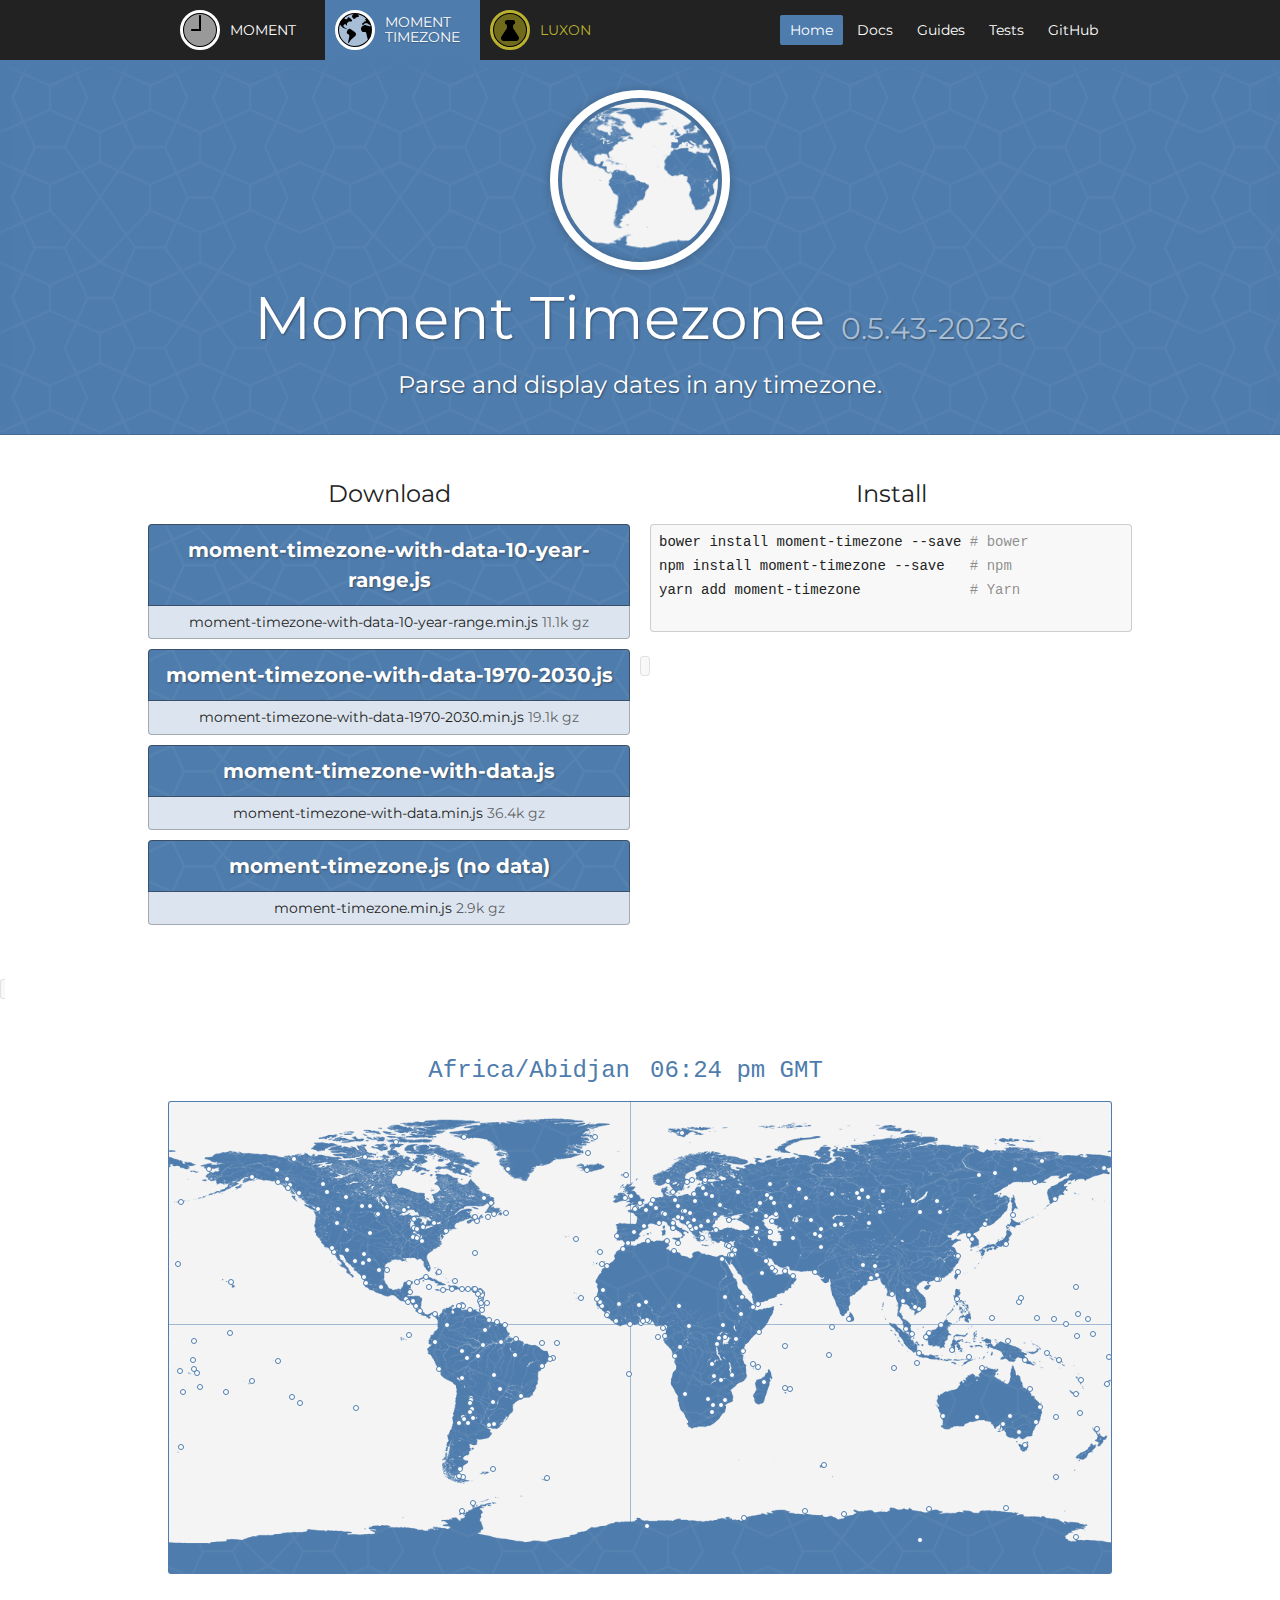
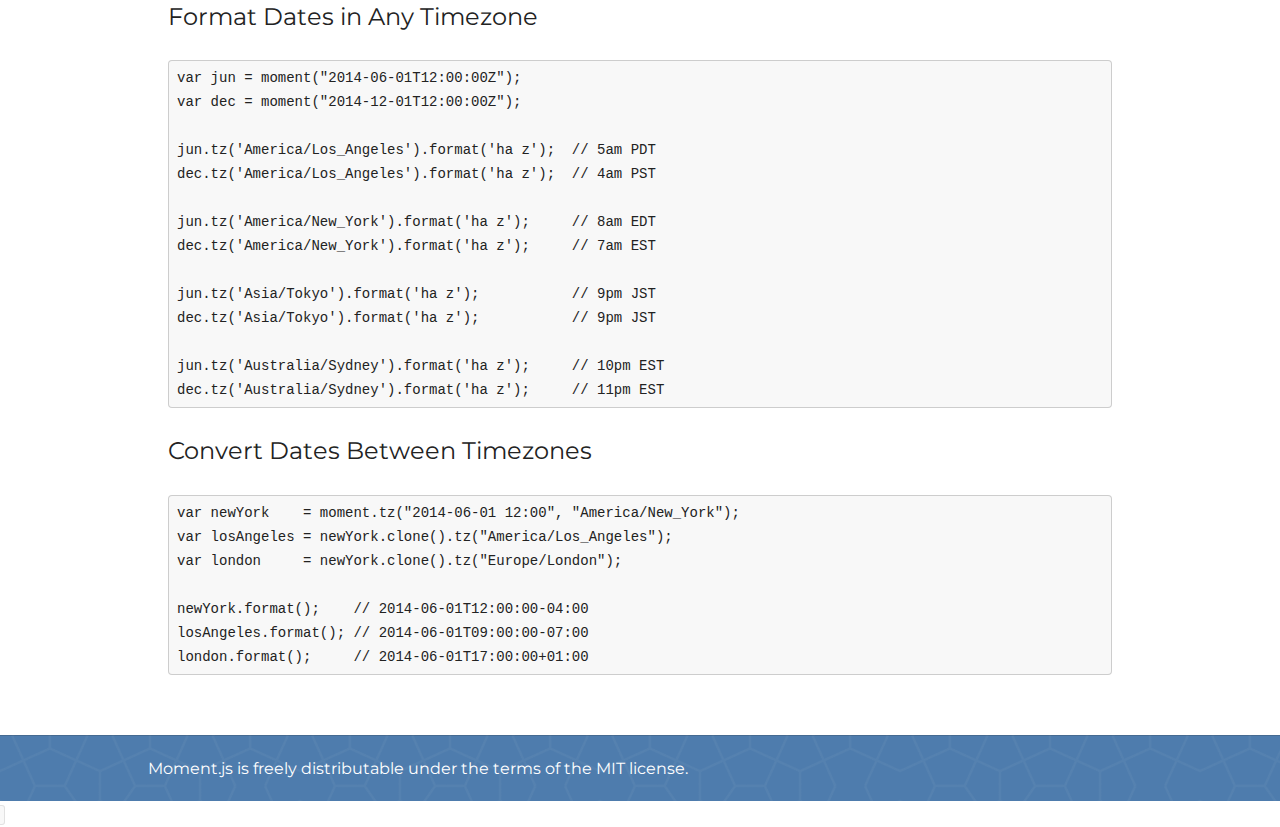
<file: timezone/index.html>
<!doctype html>
<html>
	<head>
		<meta charset="utf-8" />

		<link href='https://fonts.googleapis.com/css?family=Montserrat:400,700' rel='stylesheet' type='text/css'>
		<link rel="stylesheet" href="/static/css/style.css" />
		<link rel="shortcut icon" href="/static/img/moment-timezone-favicon.png" />

		<title>Moment Timezone | Home</title>
	</head>

	<body class="is-moment-timezone">
		<nav class="nav">
			<div class="centered">
				<div class="nav-projects">
					<a class="nav-project nav-project-moment " href="/">
						<svg width="40px" height="40px" viewBox="0 0 40 40">
							<ellipse stroke-width="3" cx="20" cy="20" rx="18.5" ry="18.5" fill="0" stroke="#000" />
							<path fill-rule="evenodd" d="M20,36 C28.836556,36 36,28.836556 36,20 C36,11.163444 28.836556,4 20,4 C11.163444,4 4,11.163444 4,20 C4,28.836556 11.163444,36 20,36 Z M20,5 C19.4477153,5 19,5.44994876 19,6.00684547 L19,19 L11.9970301,19 C11.4463856,19 11,19.4438648 11,20 C11,20.5522847 11.4556644,21 11.9953976,21 L21,21 L21,6.00087166 C21,5.4481055 20.5561352,5 20,5 Z"></path>
						</svg>
						Moment
					</a>
					<a class="nav-project nav-project-moment-timezone active" href="/timezone/">
						<svg width="40px" height="40px" viewBox="0 0 40 40">
							<ellipse stroke-width="3" cx="20" cy="20" rx="18.5" ry="18.5" fill="0" stroke="#000" />
							<path fill-rule="evenodd" d="M4.98917024,14.4489557 C4.34944108,16.1782522 4,18.0483179 4,20 C4,28.836556 11.163444,36 20,36 C25.3372103,36 30.0640585,33.3867291 32.9708034,29.3699284 L32.9708034,29.3699284 C32.7542032,29.1158875 32.5851628,28.8136799 32.5213775,28.5419031 L31.2169086,22.9838131 C31.1059526,22.5110509 30.6116318,22.1192596 30.1152853,22.1192596 L28.4921437,22.1192596 C27.9858118,22.1192596 27.3609962,21.7891428 27.0742761,21.3819231 L26.5647528,20.6582629 C25.7154881,19.4520786 25.8505167,17.5995152 26.8651421,16.5187344 L26.9854581,16.3905737 C27.318883,16.0354089 27.9695174,15.6094255 28.4334461,15.4446996 L29.3188401,15.1303252 C29.7803195,14.966469 30.5349459,14.9655993 30.9988746,15.1303252 L31.8842686,15.4446996 C32.3457481,15.6085558 33.1107334,15.8458733 33.5874405,15.9728206 L35.6191135,16.513856 C35.4978108,15.9679684 35.3486212,15.4325805 35.1731165,14.9092644 C34.3263749,14.7238868 33.4055455,14.2746017 32.8663979,13.7497894 L32.3015162,13.1999272 L30.4205895,13.1999271 C29.9369463,13.1999271 29.3014167,13.5302589 29.0223398,13.9377438 L28.6896027,14.4235789 C28.1260613,15.2464153 27.4185905,15.1412987 27.0980851,14.2053481 L27.0412779,14.0394576 C26.882355,13.5753657 27.1532065,13.199927 27.6459111,13.199927 L27.7109116,13.199927 C28.2108557,13.199927 28.6030323,12.796967 28.6030323,12.2998905 C28.6030324,11.7993486 29.0024484,11.399854 29.4951531,11.399854 L30.4522743,11.399854 L30.7448301,11.1150769 C31.0843394,10.7845948 31.0209719,10.3265877 30.5819181,10.1128978 L30.3226304,9.98670097 C29.8842057,9.77331723 29.8835766,9.42655123 30.3226304,9.21286132 L30.5819181,9.08666449 C30.8796701,8.94174691 31.4270561,9.05187418 31.74767,9.13746427 L31.74767,9.13746427 C29.354055,6.5500601 26.1162974,4.75498325 22.4719557,4.1897922 L22.4719557,4.1897922 L23.5257222,5.21678951 C24.2305071,5.90367045 24.0320251,6.65048619 23.0799479,6.88245898 L21.4350099,7.28324666 L20.1865042,8.50003612 C19.4817194,9.18691704 18.4903848,9.06670377 17.9747489,8.2291421 L17.3154121,7.15816288 C16.7989905,6.31932509 17.052872,5.20558795 17.8807174,4.66771105 L17.4094436,4.97391227 C18.1837126,4.47084565 19.4969845,4.06343412 20.4690548,4.00674356 C20.3132511,4.0022581 20.1568893,4 20,4 C16.3409492,4 12.9687755,5.22826668 10.2732905,7.29498839 L9.34598541,8.7 C9.34598541,8.7 11.1732265,9.31523437 11.1732265,9.31523437 C11.6403222,9.47250609 12.1428675,9.22457657 12.3008953,8.74570313 L12.6280585,7.75429687 C12.7837571,7.28248174 13.2647344,7.07917156 13.7009406,7.29947834 L14.8796059,7.89476545 C15.7601466,8.33948421 16.7269068,9.46648951 17.0331889,10.3946197 L17.0830463,10.5457031 C17.2387449,11.0175183 16.9561285,11.4 16.4656183,11.4 L13.8009733,11.4 L12.0189781,13.2 L12.0189781,15.015919 C12.0189781,15.5041835 11.7405414,15.61875 11.3957227,15.2704473 L10.236983,14.1 L9.25216787,14.5973827 C8.8118975,14.8197421 8.45498784,15.3994783 8.45498784,15.9 C8.45498784,16.3970563 8.80456327,17.0118645 9.2107158,17.2580182 L12.9099757,19.5 L13.8947908,19.0026173 C14.3350612,18.7802579 15.0162561,18.8183745 15.4320035,19.0983398 L19.7477607,22.0045816 C21.3842844,23.1066207 21.4906005,25.0341584 19.9878775,26.3076091 L16.4715636,29.2874348 C16.0984226,29.6036452 15.5824366,30.1960211 15.3130082,30.6200946 L13.8009729,33 C13.3088887,33 12.995925,32.6093202 13.1006804,32.1331581 L14.3096882,26.6376532 C14.520817,25.6779738 13.9707442,24.5357431 13.0976108,24.0947654 L12.7223406,23.9052346 C11.8417999,23.4605158 11.4800454,22.3887558 11.9199672,21.5000227 L12.9099757,19.5 L8.41107755,17.9852154 C7.94324417,17.8276953 7.31902279,17.3906968 7.00711679,16.996875 L4.98917024,14.4489557 Z"></path>
						</svg>
						Moment<br/>Timezone
					</a>
                                        <a class="nav-project nav-project-luxon" href="https://moment.github.io/luxon/">
                                          <svg width="40px" height="40px" viewBox="0 0 40 40">
                                            <g transform="translate(1.000000, 1.000000)">
                                              <ellipse stroke-width="3" fill-rule="nonzero" cx="19" cy="19" ry="18.5" rx="18.5"/>
                                              <path fill-rule="evenodd" d="M19,35 C27.836556,35 35,27.836556 35,19 C35,10.163444 27.836556,3 19,3 C10.163444,3 3,10.163444 3,19 C3,27.836556 10.163444,35 19,35 Z M22.104874,17.183315 L22.104874,13.7025247 C23.2618233,13.6333699 24.1590492,12.6882547 24.1590492,11.5587267 L24.1590492,11.143798 C24.1590492,9.94511526 23.1673784,9 21.9632068,9 L16.0604044,9 C14.8326216,9 13.864562,9.96816685 13.864562,11.143798 L13.864562,11.5587267 C13.864562,12.6882547 14.7853991,13.6333699 15.9187372,13.7025247 L15.9187372,17.183315 L10.4645478,25.5510428 C9.87426762,26.4500549 9.85065641,27.5565313 10.370103,28.5016465 C10.8895496,29.4467618 11.8812204,30 12.967336,30 L25.032664,30 C26.1423908,30 27.1104504,29.4467618 27.629897,28.5016465 C28.1493436,27.5565313 28.1257324,26.4500549 27.5354522,25.5510428 L22.104874,17.183315 Z"/>
                                            </g>
                                          </svg>
                                          Luxon</a>
				</div>
				<div class="nav-pages">
						<a href="." class="active">Home</a>
						<a href="docs/" >Docs</a>
						<a href="guides/" >Guides</a>
						<a href="tests/" >Tests</a>
					<a href="https://github.com/moment/moment-timezone/">GitHub</a>
				</div>
			</div>
		</nav>

		




<header class="hero hero-moment-timezone">
	<div class="centered">
		<div class="hero-circle">
			<div class="hero-world"></div>
		</div>
		<div class="hero-title">
			<h1>Moment Timezone <span>0.5.43-2023c</span></h1>
			<h2>Parse and display dates in any timezone.</h2>
		</div>
	</div>
</header>

<div class="builds">
	<div class="builds-download">
		<h3>Download</h3>
		
		<a class="builds-button builds-button-source" href="/downloads/moment-timezone-with-data-10-year-range.js">
			moment-timezone-with-data-10-year-range.js
		</a>
		<a class="builds-button builds-button-gzipped" href="/downloads/moment-timezone-with-data-10-year-range.min.js">
			moment-timezone-with-data-10-year-range.min.js
			<span class="filesize">11.1k</span>
		</a>

		<a class="builds-button builds-button-source" href="/downloads/moment-timezone-with-data-1970-2030.js">
			moment-timezone-with-data-1970-2030.js
		</a>
		<a class="builds-button builds-button-gzipped" href="/downloads/moment-timezone-with-data-1970-2030.min.js">
			moment-timezone-with-data-1970-2030.min.js
			<span class="filesize">19.1k</span>
		</a>

		<a class="builds-button builds-button-source" href="/downloads/moment-timezone-with-data.js">
			moment-timezone-with-data.js
		</a>
		<a class="builds-button builds-button-gzipped" href="/downloads/moment-timezone-with-data.min.js">
			moment-timezone-with-data.min.js
			<span class="filesize">36.4k</span>
		</a>

		<a class="builds-button builds-button-source" href="/downloads/moment-timezone.js">
			moment-timezone.js (no data)
		</a>
		<a class="builds-button builds-button-gzipped" href="/downloads/moment-timezone.min.js">
			moment-timezone.min.js
			<span class="filesize">2.9k</span>
		</a>
	</div>
	<div class="builds-packages">
		<h3>Install</h3>
		<pre><code>bower install moment-timezone --save <span class="comment"># bower</span>
npm install moment-timezone --save   <span class="comment"># npm</span>
yarn add moment-timezone             <span class="comment"># Yarn</span>
	</div>
</div>

<div class="map">
	<h3 class="map-label">
		<span class="map-label-name"></span>
		<span class="map-label-time"></span>
	</h3>
	<div class="map-wrap">
		<div class="map-inset">
			<div class="map-axis-x"></div>
			<div class="map-axis-y"></div>
		</div>
	</div>

<h3>Format Dates in Any Timezone</h3>
<pre><code class="language-js">var jun = moment(&quot;2014-06-01T12:00:00Z&quot;);
var dec = moment(&quot;2014-12-01T12:00:00Z&quot;);

jun.tz('America/Los_Angeles').format('ha z');  // 5am PDT
dec.tz('America/Los_Angeles').format('ha z');  // 4am PST

jun.tz('America/New_York').format('ha z');     // 8am EDT
dec.tz('America/New_York').format('ha z');     // 7am EST

jun.tz('Asia/Tokyo').format('ha z');           // 9pm JST
dec.tz('Asia/Tokyo').format('ha z');           // 9pm JST

jun.tz('Australia/Sydney').format('ha z');     // 10pm EST
dec.tz('Australia/Sydney').format('ha z');     // 11pm EST
</code></pre>
<h3>Convert Dates Between Timezones</h3>
<pre><code class="language-js">var newYork    = moment.tz(&quot;2014-06-01 12:00&quot;, &quot;America/New_York&quot;);
var losAngeles = newYork.clone().tz(&quot;America/Los_Angeles&quot;);
var london     = newYork.clone().tz(&quot;Europe/London&quot;);

newYork.format();    // 2014-06-01T12:00:00-04:00
losAngeles.format(); // 2014-06-01T09:00:00-07:00
london.format();     // 2014-06-01T17:00:00+01:00
</code></pre>

</div>




		<footer>
			<p>Moment.js is freely distributable under the terms of the MIT license.</p>
		</footer>

		<script src="https://ajax.googleapis.com/ajax/libs/jquery/1.8.2/jquery.min.js"></script>
		<script src="/static/js/global.js"></script>
			<script src="/static/js/timezone-home.js"></script>
	</body>
</html>
</file>
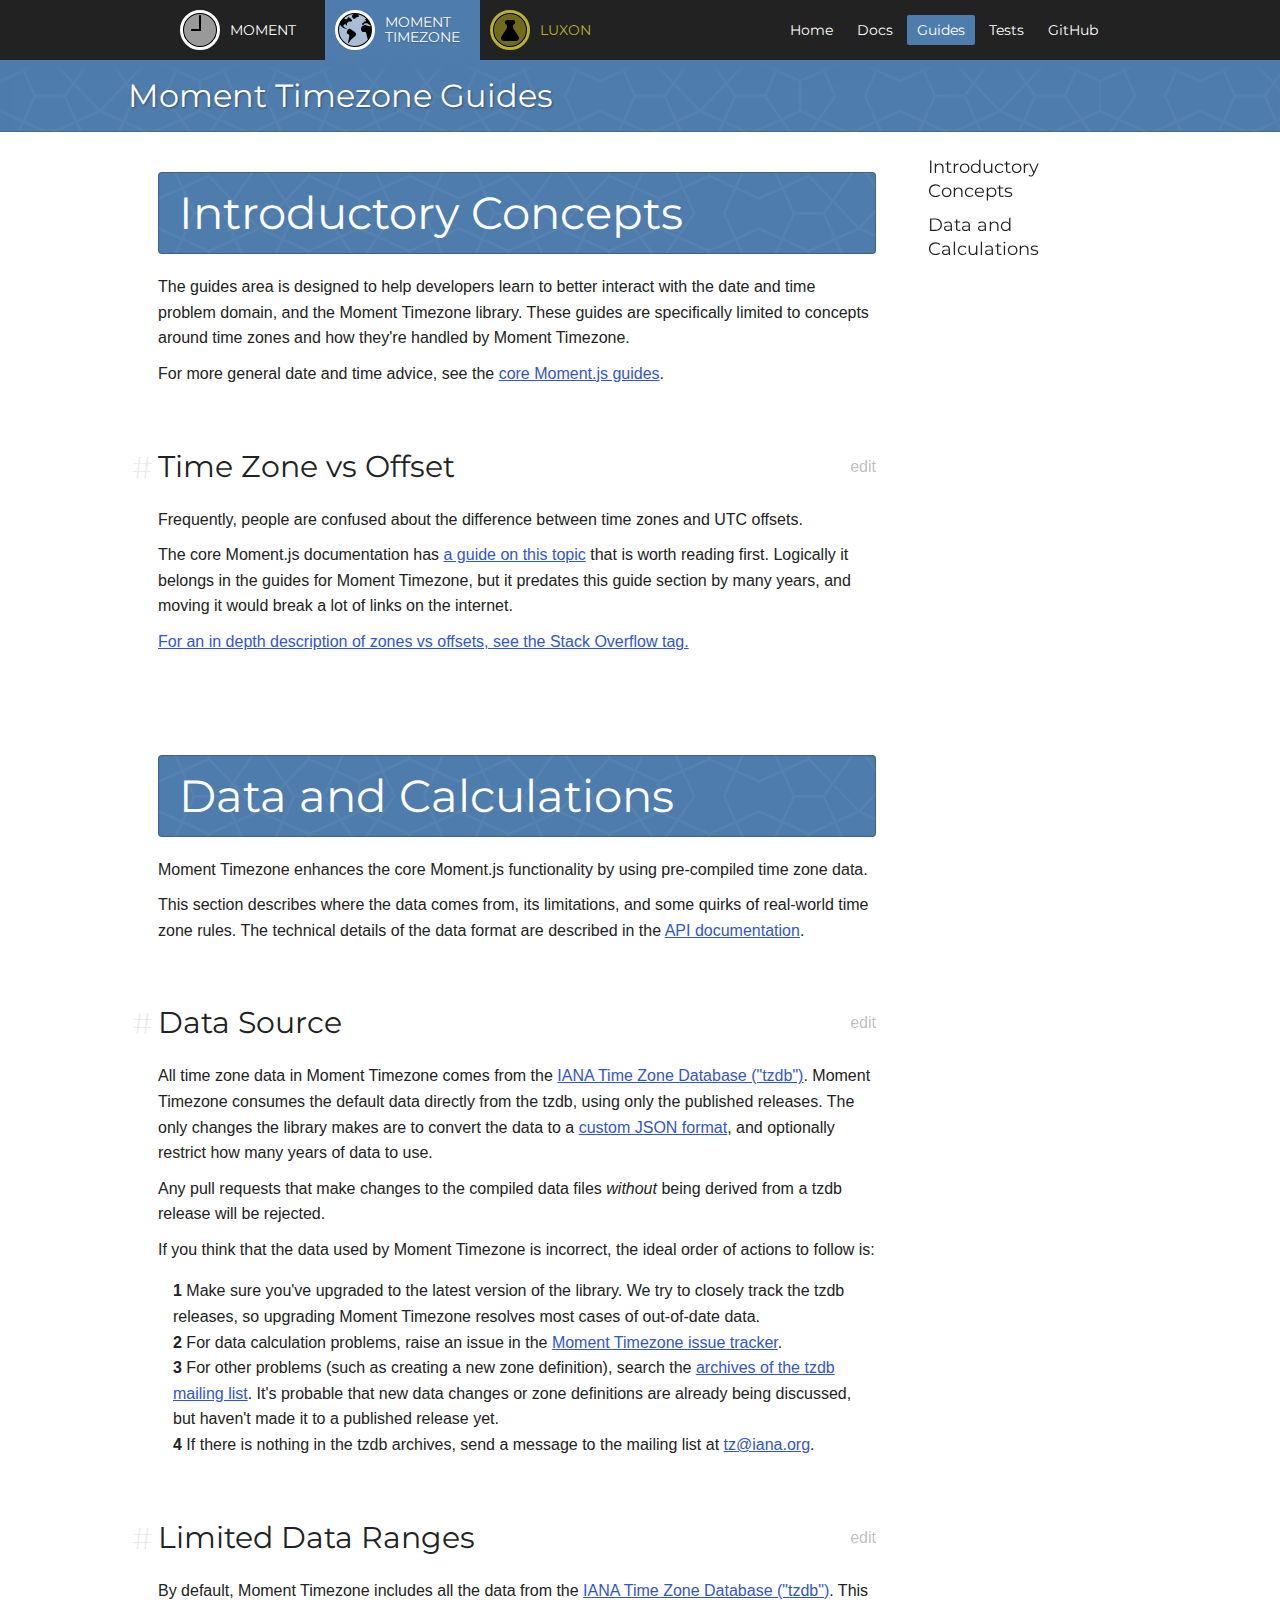
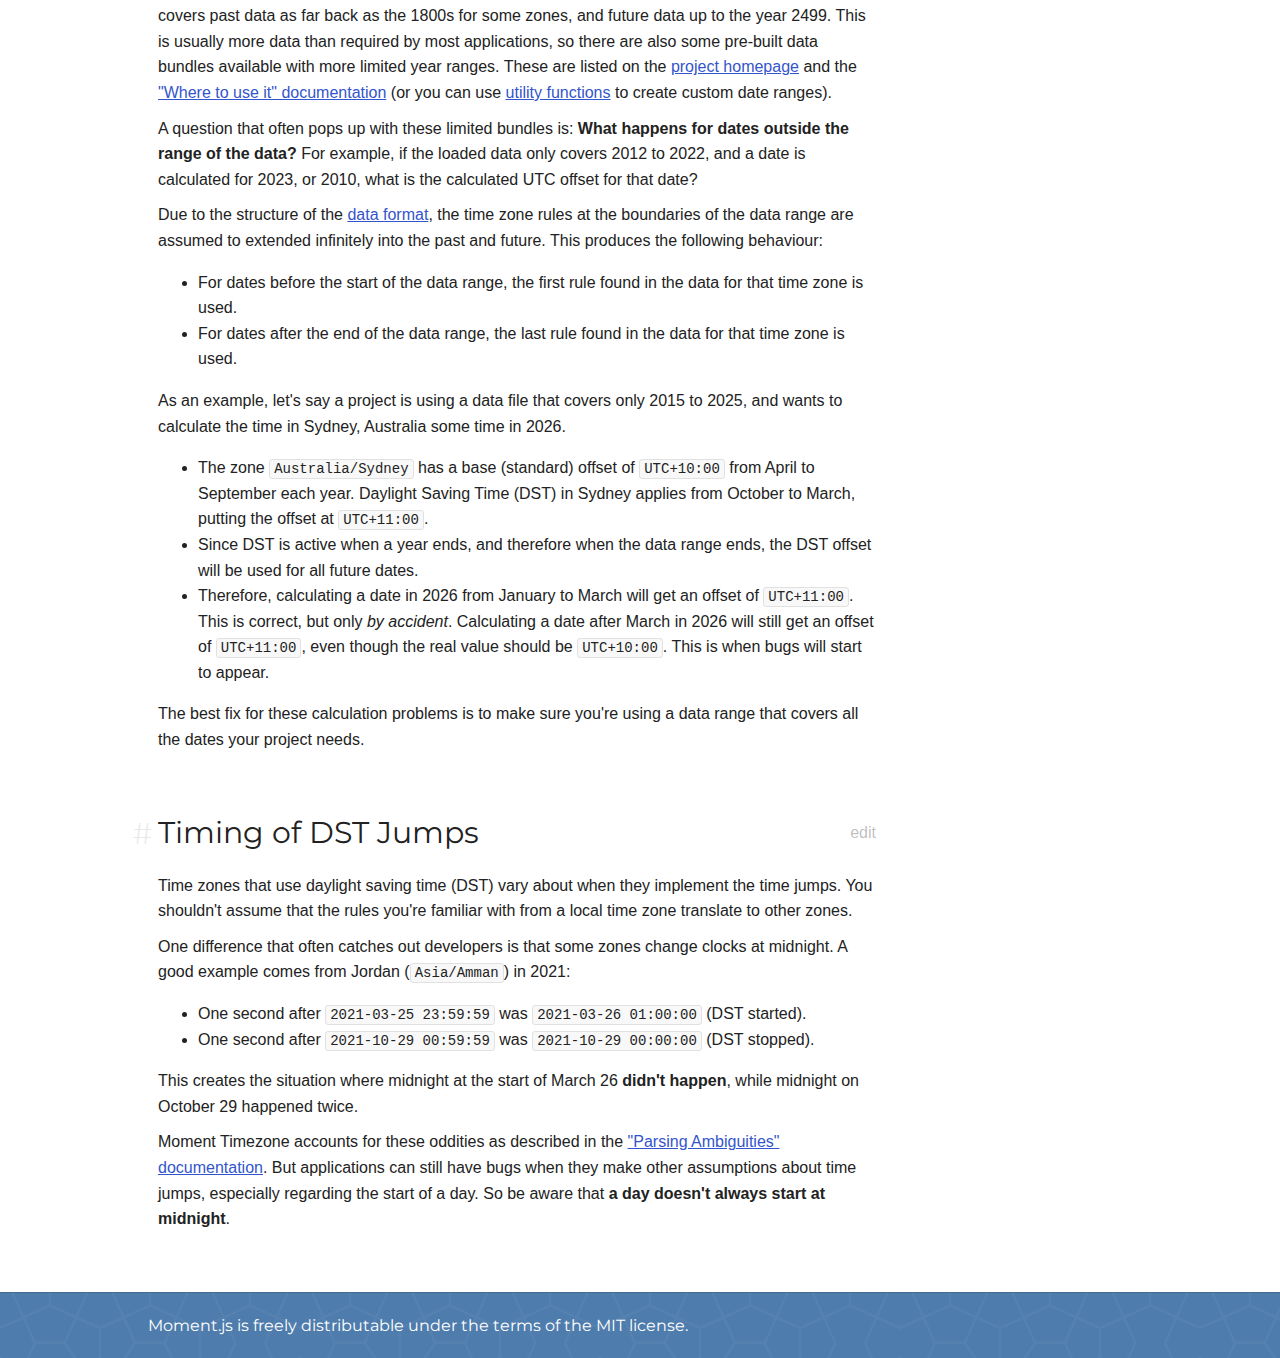
<file: timezone/guides/index.html>
<!doctype html>
<html>
	<head>
		<meta charset="utf-8" />

		<link href='https://fonts.googleapis.com/css?family=Montserrat:400,700' rel='stylesheet' type='text/css'>
		<link rel="stylesheet" href="/static/css/style.css" />
		<link rel="shortcut icon" href="/static/img/moment-timezone-favicon.png" />

		<title>Moment Timezone | Guides</title>
	</head>

	<body class="is-moment-timezone">
		<nav class="nav">
			<div class="centered">
				<div class="nav-projects">
					<a class="nav-project nav-project-moment " href="/">
						<svg width="40px" height="40px" viewBox="0 0 40 40">
							<ellipse stroke-width="3" cx="20" cy="20" rx="18.5" ry="18.5" fill="0" stroke="#000" />
							<path fill-rule="evenodd" d="M20,36 C28.836556,36 36,28.836556 36,20 C36,11.163444 28.836556,4 20,4 C11.163444,4 4,11.163444 4,20 C4,28.836556 11.163444,36 20,36 Z M20,5 C19.4477153,5 19,5.44994876 19,6.00684547 L19,19 L11.9970301,19 C11.4463856,19 11,19.4438648 11,20 C11,20.5522847 11.4556644,21 11.9953976,21 L21,21 L21,6.00087166 C21,5.4481055 20.5561352,5 20,5 Z"></path>
						</svg>
						Moment
					</a>
					<a class="nav-project nav-project-moment-timezone active" href="/timezone/">
						<svg width="40px" height="40px" viewBox="0 0 40 40">
							<ellipse stroke-width="3" cx="20" cy="20" rx="18.5" ry="18.5" fill="0" stroke="#000" />
							<path fill-rule="evenodd" d="M4.98917024,14.4489557 C4.34944108,16.1782522 4,18.0483179 4,20 C4,28.836556 11.163444,36 20,36 C25.3372103,36 30.0640585,33.3867291 32.9708034,29.3699284 L32.9708034,29.3699284 C32.7542032,29.1158875 32.5851628,28.8136799 32.5213775,28.5419031 L31.2169086,22.9838131 C31.1059526,22.5110509 30.6116318,22.1192596 30.1152853,22.1192596 L28.4921437,22.1192596 C27.9858118,22.1192596 27.3609962,21.7891428 27.0742761,21.3819231 L26.5647528,20.6582629 C25.7154881,19.4520786 25.8505167,17.5995152 26.8651421,16.5187344 L26.9854581,16.3905737 C27.318883,16.0354089 27.9695174,15.6094255 28.4334461,15.4446996 L29.3188401,15.1303252 C29.7803195,14.966469 30.5349459,14.9655993 30.9988746,15.1303252 L31.8842686,15.4446996 C32.3457481,15.6085558 33.1107334,15.8458733 33.5874405,15.9728206 L35.6191135,16.513856 C35.4978108,15.9679684 35.3486212,15.4325805 35.1731165,14.9092644 C34.3263749,14.7238868 33.4055455,14.2746017 32.8663979,13.7497894 L32.3015162,13.1999272 L30.4205895,13.1999271 C29.9369463,13.1999271 29.3014167,13.5302589 29.0223398,13.9377438 L28.6896027,14.4235789 C28.1260613,15.2464153 27.4185905,15.1412987 27.0980851,14.2053481 L27.0412779,14.0394576 C26.882355,13.5753657 27.1532065,13.199927 27.6459111,13.199927 L27.7109116,13.199927 C28.2108557,13.199927 28.6030323,12.796967 28.6030323,12.2998905 C28.6030324,11.7993486 29.0024484,11.399854 29.4951531,11.399854 L30.4522743,11.399854 L30.7448301,11.1150769 C31.0843394,10.7845948 31.0209719,10.3265877 30.5819181,10.1128978 L30.3226304,9.98670097 C29.8842057,9.77331723 29.8835766,9.42655123 30.3226304,9.21286132 L30.5819181,9.08666449 C30.8796701,8.94174691 31.4270561,9.05187418 31.74767,9.13746427 L31.74767,9.13746427 C29.354055,6.5500601 26.1162974,4.75498325 22.4719557,4.1897922 L22.4719557,4.1897922 L23.5257222,5.21678951 C24.2305071,5.90367045 24.0320251,6.65048619 23.0799479,6.88245898 L21.4350099,7.28324666 L20.1865042,8.50003612 C19.4817194,9.18691704 18.4903848,9.06670377 17.9747489,8.2291421 L17.3154121,7.15816288 C16.7989905,6.31932509 17.052872,5.20558795 17.8807174,4.66771105 L17.4094436,4.97391227 C18.1837126,4.47084565 19.4969845,4.06343412 20.4690548,4.00674356 C20.3132511,4.0022581 20.1568893,4 20,4 C16.3409492,4 12.9687755,5.22826668 10.2732905,7.29498839 L9.34598541,8.7 C9.34598541,8.7 11.1732265,9.31523437 11.1732265,9.31523437 C11.6403222,9.47250609 12.1428675,9.22457657 12.3008953,8.74570313 L12.6280585,7.75429687 C12.7837571,7.28248174 13.2647344,7.07917156 13.7009406,7.29947834 L14.8796059,7.89476545 C15.7601466,8.33948421 16.7269068,9.46648951 17.0331889,10.3946197 L17.0830463,10.5457031 C17.2387449,11.0175183 16.9561285,11.4 16.4656183,11.4 L13.8009733,11.4 L12.0189781,13.2 L12.0189781,15.015919 C12.0189781,15.5041835 11.7405414,15.61875 11.3957227,15.2704473 L10.236983,14.1 L9.25216787,14.5973827 C8.8118975,14.8197421 8.45498784,15.3994783 8.45498784,15.9 C8.45498784,16.3970563 8.80456327,17.0118645 9.2107158,17.2580182 L12.9099757,19.5 L13.8947908,19.0026173 C14.3350612,18.7802579 15.0162561,18.8183745 15.4320035,19.0983398 L19.7477607,22.0045816 C21.3842844,23.1066207 21.4906005,25.0341584 19.9878775,26.3076091 L16.4715636,29.2874348 C16.0984226,29.6036452 15.5824366,30.1960211 15.3130082,30.6200946 L13.8009729,33 C13.3088887,33 12.995925,32.6093202 13.1006804,32.1331581 L14.3096882,26.6376532 C14.520817,25.6779738 13.9707442,24.5357431 13.0976108,24.0947654 L12.7223406,23.9052346 C11.8417999,23.4605158 11.4800454,22.3887558 11.9199672,21.5000227 L12.9099757,19.5 L8.41107755,17.9852154 C7.94324417,17.8276953 7.31902279,17.3906968 7.00711679,16.996875 L4.98917024,14.4489557 Z"></path>
						</svg>
						Moment<br/>Timezone
					</a>
                                        <a class="nav-project nav-project-luxon" href="https://moment.github.io/luxon/">
                                          <svg width="40px" height="40px" viewBox="0 0 40 40">
                                            <g transform="translate(1.000000, 1.000000)">
                                              <ellipse stroke-width="3" fill-rule="nonzero" cx="19" cy="19" ry="18.5" rx="18.5"/>
                                              <path fill-rule="evenodd" d="M19,35 C27.836556,35 35,27.836556 35,19 C35,10.163444 27.836556,3 19,3 C10.163444,3 3,10.163444 3,19 C3,27.836556 10.163444,35 19,35 Z M22.104874,17.183315 L22.104874,13.7025247 C23.2618233,13.6333699 24.1590492,12.6882547 24.1590492,11.5587267 L24.1590492,11.143798 C24.1590492,9.94511526 23.1673784,9 21.9632068,9 L16.0604044,9 C14.8326216,9 13.864562,9.96816685 13.864562,11.143798 L13.864562,11.5587267 C13.864562,12.6882547 14.7853991,13.6333699 15.9187372,13.7025247 L15.9187372,17.183315 L10.4645478,25.5510428 C9.87426762,26.4500549 9.85065641,27.5565313 10.370103,28.5016465 C10.8895496,29.4467618 11.8812204,30 12.967336,30 L25.032664,30 C26.1423908,30 27.1104504,29.4467618 27.629897,28.5016465 C28.1493436,27.5565313 28.1257324,26.4500549 27.5354522,25.5510428 L22.104874,17.183315 Z"/>
                                            </g>
                                          </svg>
                                          Luxon</a>
				</div>
				<div class="nav-pages">
						<a href="../" >Home</a>
						<a href="../docs/" >Docs</a>
						<a href="." class="active">Guides</a>
						<a href="../tests/" >Tests</a>
					<a href="https://github.com/moment/moment-timezone/">GitHub</a>
				</div>
			</div>
		</nav>

		




<div class="hero hero-oneline">
	<div class="hero-centered">
		<h1>Moment Timezone Guides</h1>
	</div>
</div>

<div class="docs">
	<div class="docs-nav">
			<div class="docs-nav-section">
				<a class="docs-nav-section-title" href='#/lib-concepts/'>Introductory Concepts</a>
						<a class="docs-nav-item" href="#/lib-concepts/timezone-offset/">Time Zone vs Offset</a>
			</div>
			<div class="docs-nav-section">
				<a class="docs-nav-section-title" href='#/data-calculations/'>Data and Calculations</a>
						<a class="docs-nav-item" href="#/data-calculations/data-source/">Data Source</a>
						<a class="docs-nav-item" href="#/data-calculations/limited-range/">Limited Data Ranges</a>
						<a class="docs-nav-item" href="#/data-calculations/dst-jumps/">Timing of DST Jumps</a>
			</div>
	</div>

	<div class="docs-content docs-content-guides">
			<article class="docs-section">
				<a class="docs-section-target" id="/lib-concepts/" name="/lib-concepts/"></a>
				<h2 class="docs-section-title"><a href='#/lib-concepts/'>Introductory Concepts</a></h2>
			</article>
				<article class="docs-method">
					<a class="docs-method-target" id="/lib-concepts/intro/"  name="/lib-concepts/intro/"></a>
					<div class="docs-method-prose">
<p>The guides area is designed to help developers learn to better interact with the date and time problem domain, and the Moment Timezone library.
These guides are specifically limited to concepts around time zones and how they're handled by Moment Timezone.</p>
<p>For more general date and time advice, see the <a href="/guides/">core Moment.js guides</a>.</p>
					</div>
				</article>
				<article class="docs-method">
					<a class="docs-method-target" id="/lib-concepts/timezone-offset/"  name="/lib-concepts/timezone-offset/"></a>
						<h3 class="docs-method-title">
							<a href='#/lib-concepts/timezone-offset/'>Time Zone vs Offset</a>
						</h3>
						<a class="docs-method-edit" href="https://github.com/moment/momentjs.com/blob/master/guides/moment-timezone/00-lib-concepts/01-timezone-offset.md" target="_blank">edit</a>
					<div class="docs-method-prose">
<p>Frequently, people are confused about the difference between time zones and UTC offsets.</p>
<p>The core Moment.js documentation has <a href="/guides/#/lib-concepts/timezone-offset/">a guide on this topic</a> that is worth reading first.
Logically it belongs in the guides for Moment Timezone, but it predates this guide section by many years, and moving it would break a lot of links on the internet.</p>
<p><a href="https://stackoverflow.com/tags/timezone/info" target="_blank" >For an in depth description of zones vs offsets, see the Stack Overflow tag.</a></p>
					</div>
				</article>
			<article class="docs-section">
				<a class="docs-section-target" id="/data-calculations/" name="/data-calculations/"></a>
				<h2 class="docs-section-title"><a href='#/data-calculations/'>Data and Calculations</a></h2>
			</article>
				<article class="docs-method">
					<a class="docs-method-target" id="/data-calculations/intro/"  name="/data-calculations/intro/"></a>
					<div class="docs-method-prose">
<p>Moment Timezone enhances the core Moment.js functionality by using pre-compiled time zone data.</p>
<p>This section describes where the data comes from, its limitations, and some quirks of real-world time zone rules.
The technical details of the data format are described in the <a href="/timezone/docs/#/data-formats/">API documentation</a>.</p>
					</div>
				</article>
				<article class="docs-method">
					<a class="docs-method-target" id="/data-calculations/data-source/"  name="/data-calculations/data-source/"></a>
						<h3 class="docs-method-title">
							<a href='#/data-calculations/data-source/'>Data Source</a>
						</h3>
						<a class="docs-method-edit" href="https://github.com/moment/momentjs.com/blob/master/guides/moment-timezone/01-data-calculations/01-data-source.md" target="_blank">edit</a>
					<div class="docs-method-prose">
<p>All time zone data in Moment Timezone comes from the <a href="https://www.iana.org/time-zones">IANA Time Zone Database (&quot;tzdb&quot;)</a>.
Moment Timezone consumes the default data directly from the tzdb, using only the published releases.
The only changes the library makes are to convert the data to a <a href="/timezone/docs/#/data-formats/">custom JSON format</a>, and optionally restrict how many years of data to use.</p>
<p>Any pull requests that make changes to the compiled data files <em>without</em> being derived from a tzdb release will be rejected.</p>
<p>If you think that the data used by Moment Timezone is incorrect, the ideal order of actions to follow is:</p>
<ol>
<li>Make sure you've upgraded to the latest version of the library. We try to closely track the tzdb releases, so upgrading Moment Timezone resolves most cases of out-of-date data.</li>
<li>For data calculation problems, raise an issue in the <a href="https://github.com/moment/moment-timezone/issues">Moment Timezone issue tracker</a>.</li>
<li>For other problems (such as creating a new zone definition), search the <a href="https://mm.icann.org/pipermail/tz/">archives of the tzdb mailing list</a>. It's probable that new data changes or zone definitions are already being discussed, but haven't made it to a published release yet.</li>
<li>If there is nothing in the tzdb archives, send a message to the mailing list at <a href="mailto:tz@iana.org">tz@iana.org</a>.</li>
</ol>
					</div>
				</article>
				<article class="docs-method">
					<a class="docs-method-target" id="/data-calculations/limited-range/"  name="/data-calculations/limited-range/"></a>
						<h3 class="docs-method-title">
							<a href='#/data-calculations/limited-range/'>Limited Data Ranges</a>
						</h3>
						<a class="docs-method-edit" href="https://github.com/moment/momentjs.com/blob/master/guides/moment-timezone/01-data-calculations/02-limited-range.md" target="_blank">edit</a>
					<div class="docs-method-prose">
<p>By default, Moment Timezone includes all the data from the <a href="https://www.iana.org/time-zones">IANA Time Zone Database (&quot;tzdb&quot;)</a>.
This covers past data as far back as the 1800s for some zones, and future data up to the year 2499.
This is usually more data than required by most applications, so there are also some pre-built data bundles available with more limited year ranges.
These are listed on the <a href="/timezone">project homepage</a> and the <a href="/timezone/docs/#/use-it">&quot;Where to use it&quot; documentation</a>
(or you can use <a href="/timezone/docs/#/data-utilities/filter-years/">utility functions</a> to create custom date ranges).</p>
<p>A question that often pops up with these limited bundles is: <strong>What happens for dates outside the range of the data?</strong>
For example, if the loaded data only covers 2012 to 2022, and a date is calculated for 2023, or 2010, what is the calculated UTC offset for that date?</p>
<p>Due to the structure of the <a href="/timezone/docs/#/data-formats/">data format</a>, the time zone rules at the boundaries of the data range are
assumed to extended infinitely into the past and future. This produces the following behaviour:</p>
<ul>
<li>For dates before the start of the data range, the first rule found in the data for that time zone is used.</li>
<li>For dates after the end of the data range, the last rule found in the data for that time zone is used.</li>
</ul>
<p>As an example, let's say a project is using a data file that covers only 2015 to 2025, and wants to calculate the time in Sydney, Australia some time in 2026.</p>
<ul>
<li>The zone <code>Australia/Sydney</code> has a base (standard) offset of <code>UTC+10:00</code> from April to September each year.
Daylight Saving Time (DST) in Sydney applies from October to March, putting the offset at <code>UTC+11:00</code>.</li>
<li>Since DST is active when a year ends, and therefore when the data range ends, the DST offset will be used for all future dates.</li>
<li>Therefore, calculating a date in 2026 from January to March will get an offset of <code>UTC+11:00</code>. This is correct, but only <em>by accident</em>.
Calculating a date after March in 2026 will still get an offset of <code>UTC+11:00</code>, even though the real value should be <code>UTC+10:00</code>.
This is when bugs will start to appear.</li>
</ul>
<p>The best fix for these calculation problems is to make sure you're using a data range that covers all the dates your project needs.</p>
					</div>
				</article>
				<article class="docs-method">
					<a class="docs-method-target" id="/data-calculations/dst-jumps/"  name="/data-calculations/dst-jumps/"></a>
						<h3 class="docs-method-title">
							<a href='#/data-calculations/dst-jumps/'>Timing of DST Jumps</a>
						</h3>
						<a class="docs-method-edit" href="https://github.com/moment/momentjs.com/blob/master/guides/moment-timezone/01-data-calculations/03-dst-jumps.md" target="_blank">edit</a>
					<div class="docs-method-prose">
<p>Time zones that use daylight saving time (DST) vary about when they implement the time jumps.
You shouldn't assume that the rules you're familiar with from a local time zone translate to other zones.</p>
<p>One difference that often catches out developers is that some zones change clocks at midnight.
A good example comes from Jordan (<code>Asia/Amman</code>) in 2021:</p>
<ul>
<li>One second after <code>2021-03-25 23:59:59</code> was <code>2021-03-26 01:00:00</code> (DST started).</li>
<li>One second after <code>2021-10-29 00:59:59</code> was <code>2021-10-29 00:00:00</code> (DST stopped).</li>
</ul>
<p>This creates the situation where midnight at the start of March 26 <strong>didn't happen</strong>, while midnight on October 29 happened twice.</p>
<p>Moment Timezone accounts for these oddities as described in the <a href="/timezone/docs/#/using-timezones/parsing-ambiguous-inputs/">&quot;Parsing Ambiguities&quot; documentation</a>.
But applications can still have bugs when they make other assumptions about time jumps, especially regarding the start of a day.
So be aware that <strong>a day doesn't always start at midnight</strong>.</p>
					</div>
				</article>
	</div>

</div>


		<footer>
			<p>Moment.js is freely distributable under the terms of the MIT license.</p>
		</footer>

		<script src="https://ajax.googleapis.com/ajax/libs/jquery/1.8.2/jquery.min.js"></script>
		<script src="/static/js/global.js"></script>
			<script src="/static/js/docs.js"></script>
	</body>
</html>
</file>
<file: static/css/style.css>
/*! normalize.css 2011-09-22T17:42 UTC - http://github.com/necolas/normalize.css */article,aside,details,figcaption,figure,footer,header,hgroup,nav,section{display:block}audio,canvas,video{display:inline-block;*display:inline;*zoom:1}audio:not([controls]){display:none}[hidden]{display:none}html{font-size:100%;overflow-y:scroll;-webkit-text-size-adjust:100%;-ms-text-size-adjust:100%;text-size-adjust:100%}body{margin:0}body,button,input,select,textarea{font-family:sans-serif}a:focus{outline:thin dotted}a:hover,a:active{outline:0}abbr[title]{border-bottom:1px dotted}b,strong{font-weight:bold}blockquote{margin:1em 40px}dfn{font-style:italic}mark{background:#ff0}pre,code,kbd,samp{font-family:monospace,serif;_font-family:"courier new",monospace;font-size:1em}pre{white-space:pre;white-space:pre-wrap;word-wrap:break-word}q{quotes:none}q:before,q:after{content:"";content:none}small{font-size:75%}sub,sup{font-size:75%;line-height:0;position:relative;vertical-align:baseline}sup{top:-0.5em}sub{bottom:-0.25em}ul,ol{margin:1em 0;padding:0 0 0 40px}dd{margin:0 0 0 40px}nav ul,nav ol{list-style:none;list-style-image:none}img{border:0;-ms-interpolation-mode:bicubic}svg:not(:root){overflow:hidden}figure{margin:0}form{margin:0}fieldset{border:1px solid silver;margin:0 2px;padding:.35em .625em .75em}legend{border:0;*margin-left:-7px}button,input,select,textarea{font-size:100%;margin:0;vertical-align:baseline;*vertical-align:middle}button,input{line-height:normal}button,input[type=button],input[type=reset],input[type=submit]{cursor:pointer;-webkit-appearance:button;*overflow:visible}input[type=checkbox],input[type=radio]{box-sizing:border-box;padding:0}input[type=search]{-webkit-appearance:textfield;box-sizing:content-box}input[type=search]::-webkit-search-decoration{-webkit-appearance:none}button::-moz-focus-inner,input::-moz-focus-inner{border:0;padding:0}textarea{overflow:auto;vertical-align:top}table{border-collapse:collapse;border-spacing:0}body{font-family:"Helvetica Neue",Arial,sans-serif;font-size:16px;line-height:1.6;background:#fff;color:#222}*{box-sizing:border-box}a{color:#35c}h1,h2,h3,h4,h5,h6{font-family:"Montserrat",sans-serif;font-weight:400}h2{font-size:30px}h3{font-size:24px}h4{font-size:20px}pre,code,kbd,samp{font-family:Consolas,monaco,monospace}pre{border:1px solid rgba(34,34,34,.2);border-radius:4px;color:#222;font-size:14px;padding:5px 8px;margin:0 0 20px;white-space:pre;word-wrap:normal;overflow-x:auto;line-height:24px;background:rgba(34,34,34,.03);font-weight:100}pre a{color:#666}pre .title,pre .params{font-style:italic}pre .literal,pre .type{color:#a0b1e4}pre .value,pre .string{color:#c34}pre .number{color:#4baa8f}pre .regexp{color:#092}pre .comment{color:rgba(34,34,34,.5)}code{padding:1px 4px;background:rgba(34,34,34,.03);border-radius:3px;border:1px solid rgba(34,34,34,.1);font-size:14px}pre code{padding:0;border:0;background:none}.centered{max-width:940px;margin:0 auto}.hero{padding:30px 0;border-bottom:1px solid rgba(34,34,34,.2);background:url(../img/bg.png) 0 50%}.is-moment .hero{background-color:rgba(0,0,0,.8784313725);box-shadow:inset 0 10px 10px rgba(0,0,0,.8784313725)}.is-moment-timezone .hero{background-color:#4e7cad;box-shadow:inset 0 10px 10px #4e7cad}.hero-circle{width:180px;height:180px;margin:0 auto;position:relative;border:8px solid #fff;border-radius:50%;box-shadow:0 1px 8px rgba(34,34,34,.3),inset 0 1px 8px rgba(34,34,34,.3);background:url(../img/bg.png) 0 50%}.is-moment .hero-circle{background-color:rgba(0,0,0,.8784313725)}.is-moment-timezone .hero-circle{background-color:#4e7cad}.hero-face{width:100%;height:100%}.hero-face:after{position:absolute;top:50%;left:50%;width:12px;height:12px;margin:-6px 0 0 -6px;background:#fff;border-radius:6px;content:"";display:block}.hero-hour{width:0;height:0;position:absolute;top:50%;left:50%;margin:-4px 0 -4px -25%;padding:4px 0 4px 25%;background:#fff;-ms-transform-origin:100% 50%;transform-origin:100% 50%;border-radius:4px 0 0 4px}.hero-minute{width:0;height:0;position:absolute;top:50%;left:50%;margin:-40% -3px 0;padding:40% 3px 0;background:#fff;-ms-transform-origin:50% 100%;transform-origin:50% 100%;border-radius:3px 3px 0 0}.hero-second{width:0;height:0;position:absolute;top:50%;left:50%;margin:-40% -1px 0 0;padding:40% 1px 0;background:#fff;-ms-transform-origin:50% 100%;transform-origin:50% 100%}.left-of-hero{float:left;color:#fff;padding:20px;font-family:"Montserrat",sans-serif}.right-of-hero{float:right;color:#fff;padding:20px;font-family:"Montserrat",sans-serif}.is-moment header a{color:#6782da}.hero-oneline,.hero-title{text-align:center;color:#fff;text-shadow:1px 1px 2px rgba(34,34,34,.5)}.hero-oneline h1,.hero-title h1{font-size:60px;margin:0}.hero-oneline h1 span,.hero-title h1 span{font-size:.5em}.is-moment .hero-oneline h1 span,.is-moment .hero-title h1 span{color:rgba(143,143,143,.9392156863)}.is-moment-timezone .hero-oneline h1 span,.is-moment-timezone .hero-title h1 span{color:#a7bed6}.hero-oneline h2,.hero-title h2{font-size:24px;margin:0}.hero-oneline{position:relative;padding:10px 20px;text-align:left}.hero-oneline h1{font-size:32px}.hero-centered{max-width:1024px;margin:0 auto}.hero-world{position:absolute;top:4px;left:4px;right:4px;bottom:4px;border-radius:50%;background:url(../img/world.png);background-size:cover;background-position:25% 0;animation-iteration-count:1;animation-duration:3s;animation-delay:1s;animation-name:map}@keyframes map{0%{background-position:625% 0}100%{background-position:25% 0}}footer{font-family:"Montserrat",sans-serif;background:url(../img/bg.png);border-top:1px solid rgba(34,34,34,.2);padding:20px;color:#fff;font-size:16px}footer p{margin:0 auto;max-width:1024px;padding:0 20px}.is-moment footer{background-color:rgba(0,0,0,.8784313725)}.is-moment-timezone footer{background-color:#4e7cad}.nav{height:60px;background:#222;padding:0 20px;font-family:"Montserrat",sans-serif;font-weight:400}.nav-projects{float:left}.nav-project{display:block;line-height:30px;padding:15px 20px 15px 60px;float:left;position:relative;text-decoration:none;color:#fff;width:155px;font-size:14px;text-transform:uppercase;text-shadow:0 1px 1px rgba(34,34,34,.3)}.nav-project svg{position:absolute;top:10px;left:10px;width:40px;height:40px}.nav-project-moment{color:rgba(0,0,0,.8784313725);color:#fff}.nav-project-moment ellipse{stroke:rgba(0,0,0,.8784313725)}.nav-project-moment path{fill:rgba(0,0,0,.6)}.nav-project-moment.active{background:rgba(0,0,0,.8784313725);color:#fff}.nav-project-moment.active ellipse{stroke:#fff}.nav-project-moment.active path{fill:rgba(143,143,143,.9392156863)}.nav-project-moment ellipse{stroke:#fff}.nav-project-moment path{fill:rgba(255,255,255,.6)}.nav-project-moment-timezone{line-height:15px;padding-top:15px;padding-bottom:15px;color:#4e7cad}.nav-project-moment-timezone ellipse{stroke:#4e7cad}.nav-project-moment-timezone path{fill:rgba(78,124,173,.6)}.nav-project-moment-timezone.active{background:#4e7cad;color:#fff}.nav-project-moment-timezone.active ellipse{stroke:#fff}.nav-project-moment-timezone.active path{fill:#a7bed6}.nav-project-luxon{color:#bab12e}.nav-project-luxon ellipse{stroke:#bab12e}.nav-project-luxon path{fill:rgba(186,177,46,.6)}.nav-project-luxon.active{background:#bab12e;color:#fff}.nav-project-luxon.active ellipse{stroke:#fff}.nav-project-luxon.active path{fill:#ddd897}.nav-pages{float:right;padding:15px 0}.nav-pages a{display:inline-block;line-height:30px;padding:0 10px;float:left;text-decoration:none;color:#fff;border-radius:2px;font-size:14px;margin:0 2px}.is-moment .nav-pages a:hover{background:rgba(0,0,0,.2)}.is-moment .nav-pages a:active,.is-moment .nav-pages a:focus,.is-moment .nav-pages a.active{background:rgba(0,0,0,.8784313725)}.is-moment-timezone .nav-pages a:hover{background:rgba(78,124,173,.2)}.is-moment-timezone .nav-pages a:active,.is-moment-timezone .nav-pages a:focus,.is-moment-timezone .nav-pages a.active{background:#4e7cad}.builds{padding:40px 20px;overflow:hidden;max-width:800px;margin:0 auto}.builds h3{margin:0 0 10px;text-align:center}.is-moment-timezone .builds{max-width:1024px}.builds-download{width:50%;float:left;padding-right:10px}.builds-packages{margin-left:50%;padding-left:10px}.builds-button{font-family:"Montserrat",sans-serif;display:block;border:1px solid rgba(34,34,34,.5);text-decoration:none;color:#222;text-align:center;background:url(../img/bg.png) 0 50%}.builds-button .filesize{font-size:14px;color:rgba(34,34,34,.7)}.builds-button-source{border-radius:4px 4px 0 0;text-shadow:1px 1px 2px rgba(34,34,34,.5);padding:10px 15px;font-size:20px;font-weight:700;vertical-align:baseline;line-height:30px;color:#fff}.is-moment .builds-button-source{background-color:rgba(0,0,0,.8784313725)}.is-moment .builds-button-source:hover{background-color:rgba(32,32,32,.8905882353)}.is-moment .builds-button-source:active{background-color:rgba(4,4,4,.8905882353)}.is-moment-timezone .builds-button-source{background-color:#4e7cad}.is-moment-timezone .builds-button-source:hover{background-color:#6089b5}.is-moment-timezone .builds-button-source:active{background-color:#4a739f}.builds-button-gzipped{border-radius:0 0 4px 4px;border-color:rgba(34,34,34,.3);padding:5px 15px;font-size:14px;margin-bottom:10px;border-top:0}.is-moment .builds-button-gzipped{background:rgba(0,0,0,.2)}.is-moment .builds-button-gzipped:hover{background:rgba(0,0,0,.1)}.is-moment .builds-button-gzipped:active{background:rgba(0,0,0,.4)}.is-moment-timezone .builds-button-gzipped{background:rgba(78,124,173,.2)}.is-moment-timezone .builds-button-gzipped:hover{background:rgba(78,124,173,.1)}.is-moment-timezone .builds-button-gzipped:active{background:rgba(78,124,173,.4)}.builds-button-gzipped .filesize:after{content:" gz"}.docs-nav{font-family:"Montserrat",sans-serif;position:fixed;top:150px;bottom:0;left:50%;z-index:10;margin-left:256px;max-width:256px;width:25%;padding:20px;font-size:14px;line-height:18px}.is-moment .docs-nav .active a{border-left-color:rgba(0,0,0,.3)}.is-moment-timezone .docs-nav .active a{border-left-color:rgba(78,124,173,.3)}.docs-nav a{display:block;text-decoration:none;border-left:2px solid rgba(0,0,0,0)}.is-moment .docs-nav a:hover,.is-moment .docs-nav a.active{background:rgba(0,0,0,.1);border-left-color:rgba(0,0,0,.8784313725)}.is-moment-timezone .docs-nav a:hover,.is-moment-timezone .docs-nav a.active{background:rgba(78,124,173,.1);border-left-color:#4e7cad}.docs-nav-search{margin-bottom:10px}.docs-nav-search-label{display:none}.docs-nav-search-input{font-family:"Helvetica Neue",Arial,sans-serif;display:block;width:100%;margin:0;padding:0 .25em;border:1px solid #999;border-radius:3px;font-size:16px;line-height:1.6;background:#fff;color:#222}.docs-nav-links{overflow-y:auto;height:95%}.docs-nav-item{padding:3px 25px}.is-moment .docs-nav-item{color:rgba(0,0,0,.8784313725)}.is-moment-timezone .docs-nav-item{color:#4e7cad}.docs-nav-section .docs-nav-item{display:none}.docs-nav-section.active .docs-nav-item{display:block}.docs-nav-section-title{color:#222;font-size:18px;line-height:24px;padding:5px 10px}.docs{margin:0 auto;max-width:1024px}.docs-content{margin-right:25%;padding-right:20px;padding-left:30px;color:#222}.docs-method-prose p{font-size:16px;margin:0 0 10px}.docs-method-prose pre{padding:5px 10px}.docs-method-prose table{width:100%;margin-bottom:20px}.docs-method-prose td,.docs-method-prose th{padding:3px 10px;background:#fff;text-align:left}.docs-method-prose td{border:1px solid #dedede}.docs-method-prose th{border:1px solid #bdbdbd}.docs-method-prose td:nth-of-type(1){white-space:pre;text-align:right;width:0}.docs-method-prose td:last-of-type{width:100%}.docs-method-prose tr:nth-child(odd) td,.docs-method-prose tr:nth-child(odd) th{background:0}.docs-method-prose ol{counter-reset:li -1;list-style:none;padding-left:15px}.docs-method-prose ol>li:before{content:counter(li) " ";counter-increment:li;font-weight:bold}.docs-content-guides ol{counter-reset:li 0}.docs-section{padding-top:40px}.docs-section-title{color:rgba(34,34,34,.8);padding:10px 20px;margin:0 0 20px;font-size:45px;line-height:60px;border-radius:4px;background:url(../img/bg.png) 0 50%;border:1px solid rgba(34,34,34,.3)}.is-moment .docs-section-title{background-color:rgba(0,0,0,.8784313725)}.is-moment-timezone .docs-section-title{background-color:#4e7cad}.docs-section-title a{color:#fff;text-decoration:none}.docs-method{margin:0 0 60px;position:relative}.docs-method-title{color:rgba(34,34,34,.8);padding:0;margin:0 0 20px;font-size:30px;line-height:40px}.docs-method-title a{color:#222;text-decoration:none;position:relative}.docs-method-title a:before{position:absolute;top:0;right:100%;padding-right:10px;display:block;color:rgba(34,34,34,.1);content:"#";padding-right:5px}.docs-method-title a:hover{text-decoration:underline}.docs-method-title a:hover:before{color:rgba(34,34,34,.3)}.docs-method-title span{color:rgba(34,34,34,.2);font-size:.75em}.docs-method-edit{position:absolute;top:0;right:-20px;line-height:40px;color:rgba(34,34,34,.3);text-decoration:none;padding:0 20px;display:block}.docs-method-edit:hover{color:#222;text-decoration:underline}.docs-method-signature pre{background:rgba(34,34,34,.2);position:relative}.docs-method-signature pre:after{position:absolute;top:5px;right:10px;content:"Method Signature";color:rgba(34,34,34,.3);font-size:12px}.is-moment .docs-method-signature pre{border-color:rgba(0,0,0,.7);background:rgba(0,0,0,.15)}.is-moment-timezone .docs-method-signature pre{border-color:rgba(78,124,173,.7);background:rgba(78,124,173,.15)}.tests{margin:0 auto;padding:40px 0;max-width:1024px}.tests-module{margin:0 0 10px 25%;border:1px solid rgba(34,34,34,.3);background:#fff;border-radius:4px;position:relative}.tests-module-title{position:absolute;top:0;right:100%;width:50%;padding-right:20px;margin:0;line-height:32px;text-align:right}.tests-test{font-size:14px;font-family:monospace}.tests-test+.tests-test{border-top:1px solid rgba(34,34,34,.1)}.tests-test.has-failed{border:0;outline:1px solid #d33}.tests-test-title{padding:5px 14px;text-align:right;color:rgba(34,34,34,.5)}.tests-test-title strong{float:left;color:#222}.has-failed .tests-test-title strong{color:#d33}.tests-asserts{display:none}.is-open .tests-asserts{display:block}.tests-assert{padding:4px 14px 4px 29px}.tests-assert.has-failed{background:rgba(221,51,51,.1);border:1px solid #d33;border-width:1px 0;color:#d33}.tests-assert pre{margin:10px 0;background:rgba(255,255,255,.5);border-color:#d33}#nodeunit-banner{font-family:"Montserrat",sans-serif;margin-top:-5px;border-radius:4px;line-height:30px;font-size:24px;text-align:right;float:right}#nodeunit-banner.has-failed:before{position:absolute;bottom:-10px;height:6px;background:#d33;content:"";left:0;right:0;display:block}#nodeunit-banner.has-failed .fail-label{color:#d33;text-shadow:none}#nodeunit-banner .test-num{font-family:monospace}.tests-reporting{margin-left:25%}.tests-reporting .button{font-family:"Montserrat",sans-serif;display:block;border:1px solid rgba(34,34,34,.5);text-decoration:none;text-align:center;background:url(../img/bg.png) 0 50%;border-radius:4px;text-shadow:1px 1px 2px rgba(34,34,34,.5);padding:10px 15px;font-size:20px;line-height:30px;color:#fff}.is-moment .tests-reporting .button{background-color:rgba(0,0,0,.8784313725)}.is-moment .tests-reporting .button:hover{background-color:rgba(32,32,32,.8905882353)}.is-moment .tests-reporting .button:active{background-color:rgba(4,4,4,.8905882353)}.is-moment-timezone .tests-reporting .button{background-color:#4e7cad}.is-moment-timezone .tests-reporting .button:hover{background-color:#6089b5}.is-moment-timezone .tests-reporting .button:active{background-color:#4a739f}.tests-reporting .success{font-family:"Montserrat",sans-serif;text-align:center;font-size:24px}.page-moment-index{max-width:800px;margin:0 auto;padding:0 20px}.page-moment-index h3{margin:10px 0;text-align:center}.global-warning{background-color:#ed3e3e;padding:15px;border-radius:5px;margin-bottom:30px;color:#fff;font-size:larger;border:1px solid #fff}.locales{margin-bottom:20px}.locales h2{padding:0 0 20px;margin:0}.locales .button{display:inline-block;padding:5px 10px;margin:4px 2px;background:#fff;border-radius:3px;border:1px solid #999;cursor:pointer}.locales .button:hover{box-shadow:1px 0 5px rgba(0,0,0,.2)}.locales .button.active{background:#333;color:#ccc;border-color:#000}.map{margin:0 auto;max-width:1024px;padding:40px}.map-wrap{background:#4e7cad url(../img/bg.png);padding:1px;border-radius:3px;position:relative}.map-label{line-height:60px;font-size:24px;margin:0;color:#4e7cad;font-family:monospace}.map-label span{display:block}.map-label .map-label-name{float:left;width:50%;padding-right:10px;text-align:right}.map-label .map-label-time{margin-left:50%;padding-left:10px;text-align:left}.map-inset{padding-bottom:50%;background:url(../img/world.png) 50% 50%;background-size:cover;position:relative;border-radius:2px}.map-inset span{width:6px;height:6px;margin:-3px 0 0 -3px;background:#fff;position:absolute;border-radius:3px;border:1px solid #4e7cad}.map-inset span.active{background:#4e7cad}.map-inset .map-axis-x{position:absolute;top:0;bottom:0;border-left:1px solid rgba(78,124,173,.5);width:0;transition:left 50ms ease-out}.map-inset .map-axis-y{position:absolute;left:0;right:0;border-top:1px solid rgba(78,124,173,.5);height:0;transition:top 50ms ease-out}
</file>
